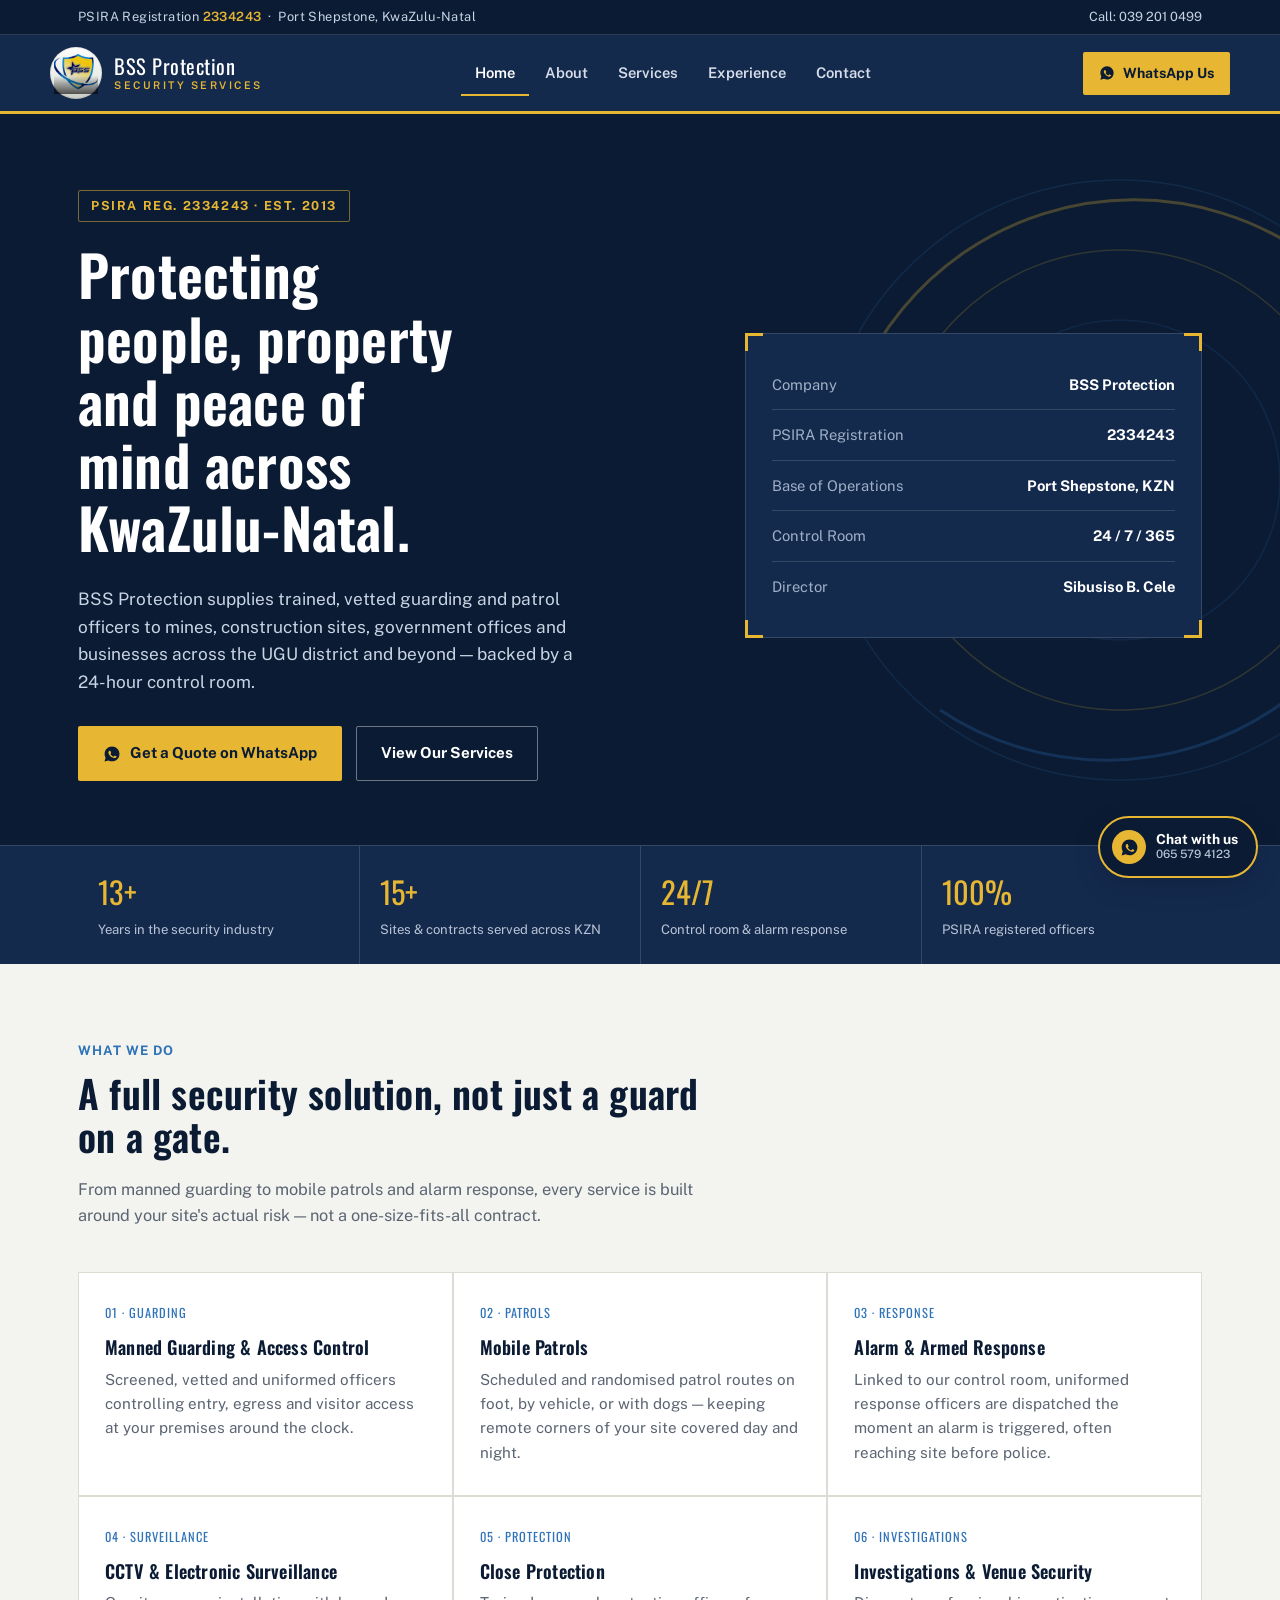
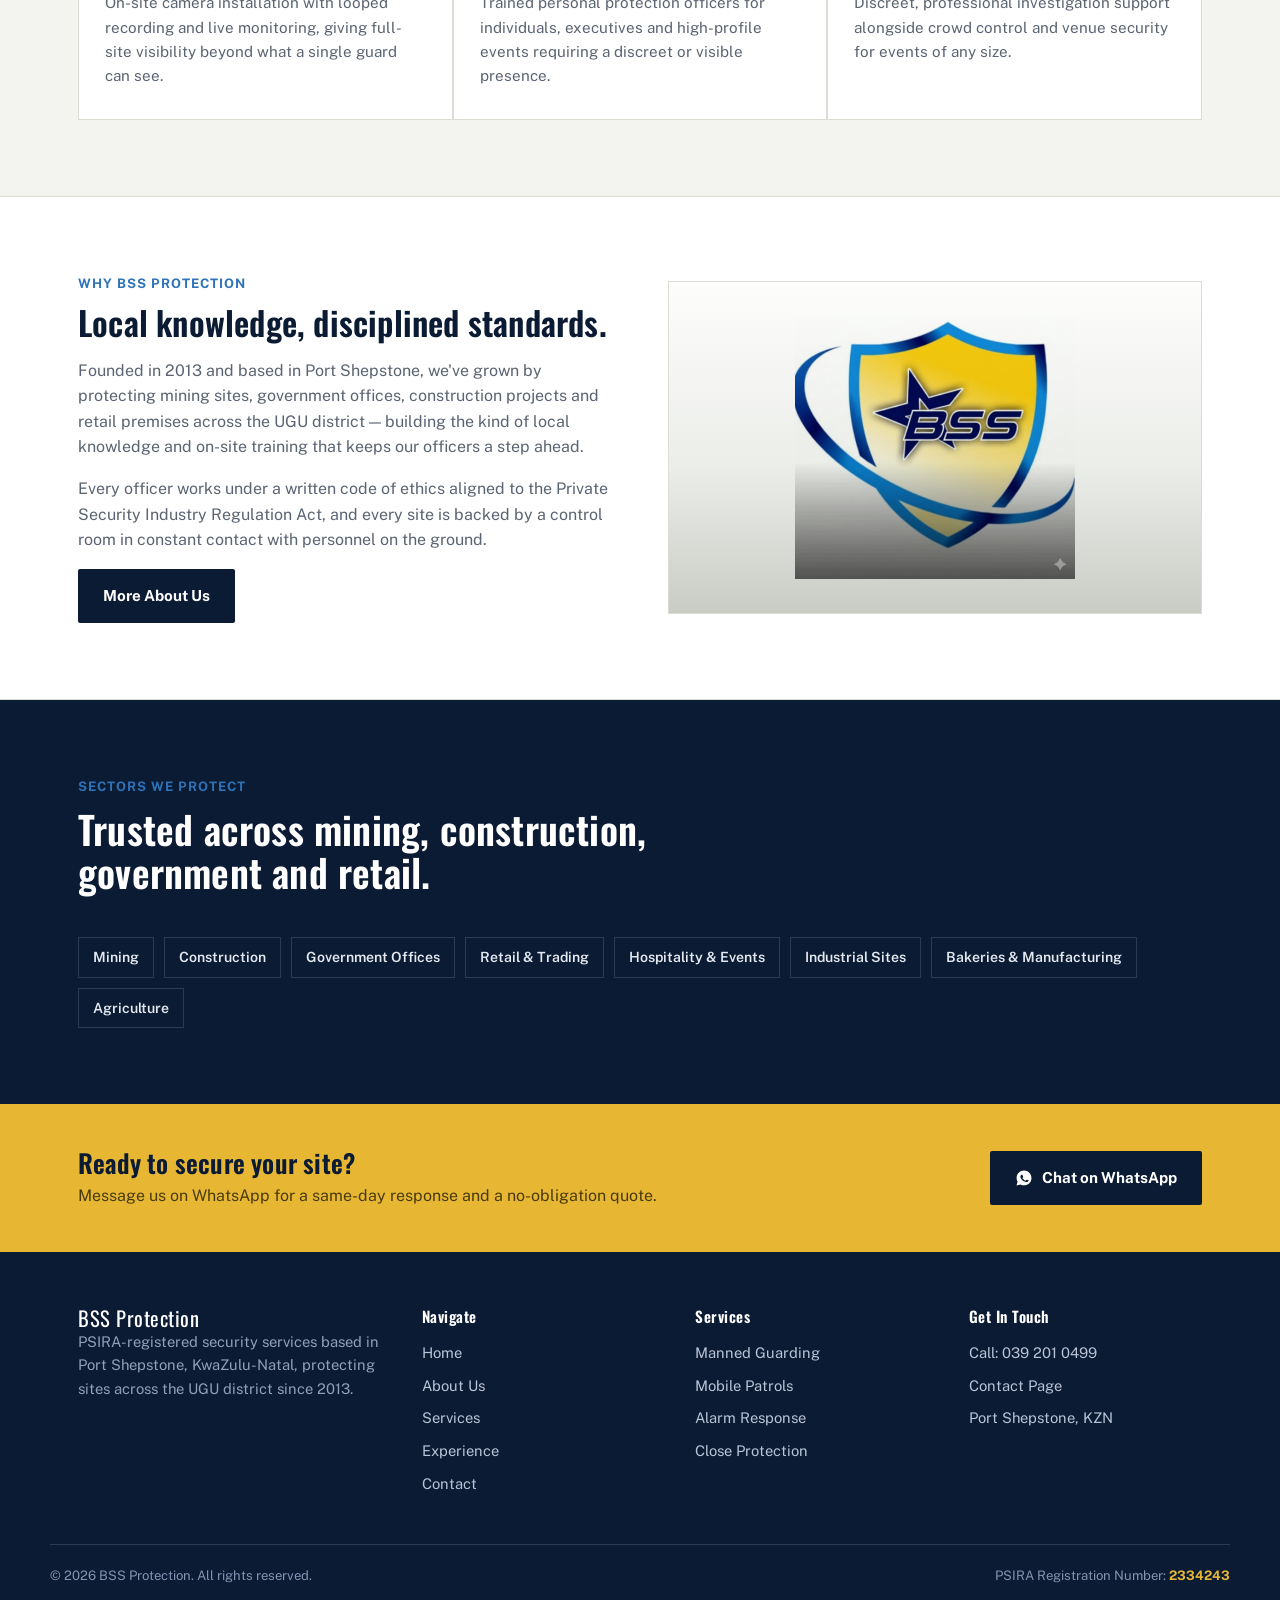
<file: index.html>
<!DOCTYPE html>
<html lang="en">
<head>
<meta charset="UTF-8">
<meta name="viewport" content="width=device-width, initial-scale=1.0">
<title>BSS Protection | Registered Security Services in KwaZulu-Natal</title>
<meta name="description" content="BSS Protection is a PSIRA-registered security company based in Port Shepstone, KZN, offering guarding, mobile patrols, alarm response and close protection since 2013.">
<link rel="preconnect" href="https://fonts.googleapis.com">
<link rel="preconnect" href="https://fonts.gstatic.com" crossorigin>
<link href="https://fonts.googleapis.com/css2?family=Oswald:wght@500;600;700&family=Public+Sans:wght@400;500;600;700&display=swap" rel="stylesheet">
<link rel="stylesheet" href="styles.css">
</head>
<body>

<div class="top-strip">
  <div class="container">
    <span class="reg">PSIRA Registration <b>2334243</b> &nbsp;·&nbsp; Port Shepstone, KwaZulu-Natal</span>
    <a href="https://wa.me/27655794123" target="_blank" rel="noopener">Call: 039 201 0499</a>
  </div>
</div>

<header class="site-header">
  <div class="container nav-row">
    <a href="index.html" class="brand">
      <span class="brand-badge"><img src="assets/logo.jpg" alt="BSS Protection shield logo"></span>
      <span class="brand-word">
        <span class="b1">BSS Protection</span>
        <span class="b2">SECURITY SERVICES</span>
      </span>
    </a>
    <nav class="primary-nav" aria-label="Primary">
      <ul>
        <li><a href="index.html" class="active">Home</a></li>
        <li><a href="about.html">About</a></li>
        <li><a href="services.html">Services</a></li>
        <li><a href="experience.html">Experience</a></li>
        <li><a href="contact.html">Contact</a></li>
      </ul>
    </nav>
    <a class="nav-cta" href="https://wa.me/27655794123?text=Hi%20BSS%20Protection%2C%20I%27d%20like%20to%20get%20a%20security%20quote." target="_blank" rel="noopener">
      <svg viewBox="0 0 24 24" fill="currentColor"><path d="M12.04 2C6.58 2 2.13 6.45 2.13 11.91c0 1.75.46 3.45 1.32 4.95L2.05 22l5.29-1.39a9.9 9.9 0 0 0 4.7 1.2h.01c5.46 0 9.91-4.45 9.91-9.9C21.96 6.45 17.5 2 12.04 2Zm5.8 14.05c-.24.68-1.4 1.3-1.93 1.37-.5.07-1.03.14-3.14-.66-2.64-1.03-4.34-3.7-4.47-3.87-.13-.17-1.07-1.42-1.07-2.71 0-1.29.68-1.92.92-2.18.24-.26.53-.32.7-.32.18 0 .35 0 .5.01.16.01.38-.06.6.46.24.57.8 1.98.87 2.12.07.14.11.31.02.5-.09.19-.14.31-.28.47-.14.16-.29.36-.42.48-.14.13-.28.28-.12.55.16.27.71 1.17 1.52 1.89 1.05.93 1.93 1.22 2.2 1.36.27.14.43.12.59-.07.16-.19.68-.79.86-1.06.18-.27.36-.22.6-.13.24.09 1.55.73 1.82.86.27.13.45.2.51.31.07.12.07.66-.17 1.34Z"/></svg>
      WhatsApp Us
    </a>
    <button class="nav-toggle" aria-label="Toggle menu" aria-expanded="false">
      <svg viewBox="0 0 24 24" fill="none" stroke="currentColor" stroke-width="2"><path d="M3 6h18M3 12h18M3 18h18"/></svg>
    </button>
  </div>
</header>

<section class="hero">
  <svg class="ring" viewBox="0 0 640 640" fill="none">
    <circle cx="320" cy="320" r="300" stroke="#2E72B8" stroke-width="1.5" opacity="0.35"/>
    <circle cx="320" cy="320" r="230" stroke="#E7B733" stroke-width="1.5" opacity="0.35"/>
    <circle cx="320" cy="320" r="160" stroke="#2E72B8" stroke-width="1.5" opacity="0.3"/>
    <path d="M40 400 A 300 300 0 0 1 500 90" stroke="#E7B733" stroke-width="3" opacity="0.55"/>
    <path d="M600 240 A 300 300 0 0 1 140 550" stroke="#2E72B8" stroke-width="3" opacity="0.55"/>
  </svg>
  <div class="container hero-grid">
    <div>
      <span class="hero-tag">PSIRA REG. 2334243 · EST. 2013</span>
      <h1>Protecting people, property and peace of mind across KwaZulu-Natal.</h1>
      <p class="lead">BSS Protection supplies trained, vetted guarding and patrol officers to mines, construction sites, government offices and businesses across the UGU district and beyond — backed by a 24-hour control room.</p>
      <div class="hero-actions">
        <a class="btn btn-gold" href="https://wa.me/27655794123?text=Hi%20BSS%20Protection%2C%20I%27d%20like%20to%20get%20a%20security%20quote." target="_blank" rel="noopener">
          <svg viewBox="0 0 24 24" fill="currentColor"><path d="M12.04 2C6.58 2 2.13 6.45 2.13 11.91c0 1.75.46 3.45 1.32 4.95L2.05 22l5.29-1.39a9.9 9.9 0 0 0 4.7 1.2h.01c5.46 0 9.91-4.45 9.91-9.9C21.96 6.45 17.5 2 12.04 2Zm5.8 14.05c-.24.68-1.4 1.3-1.93 1.37-.5.07-1.03.14-3.14-.66-2.64-1.03-4.34-3.7-4.47-3.87-.13-.17-1.07-1.42-1.07-2.71 0-1.29.68-1.92.92-2.18.24-.26.53-.32.7-.32.18 0 .35 0 .5.01.16.01.38-.06.6.46.24.57.8 1.98.87 2.12.07.14.11.31.02.5-.09.19-.14.31-.28.47-.14.16-.29.36-.42.48-.14.13-.28.28-.12.55.16.27.71 1.17 1.52 1.89 1.05.93 1.93 1.22 2.2 1.36.27.14.43.12.59-.07.16-.19.68-.79.86-1.06.18-.27.36-.22.6-.13.24.09 1.55.73 1.82.86.27.13.45.2.51.31.07.12.07.66-.17 1.34Z"/></svg>
          Get a Quote on WhatsApp
        </a>
        <a class="btn btn-outline" href="services.html">View Our Services</a>
      </div>
    </div>
    <div class="hero-panel corner-frame">
      <span class="cf-br"></span><span class="cf-bl"></span>
      <div class="hp-row"><span class="hp-label">Company</span><span class="hp-value">BSS Protection</span></div>
      <div class="hp-row"><span class="hp-label">PSIRA Registration</span><span class="hp-value">2334243</span></div>
      <div class="hp-row"><span class="hp-label">Base of Operations</span><span class="hp-value">Port Shepstone, KZN</span></div>
      <div class="hp-row"><span class="hp-label">Control Room</span><span class="hp-value">24 / 7 / 365</span></div>
      <div class="hp-row"><span class="hp-label">Director</span><span class="hp-value">Sibusiso B. Cele</span></div>
    </div>
  </div>
</section>

<div class="stat-strip">
  <div class="container">
    <div class="stat"><span class="num">13+</span><span class="label">Years in the security industry</span></div>
    <div class="stat"><span class="num">15+</span><span class="label">Sites &amp; contracts served across KZN</span></div>
    <div class="stat"><span class="num">24/7</span><span class="label">Control room &amp; alarm response</span></div>
    <div class="stat"><span class="num">100%</span><span class="label">PSIRA registered officers</span></div>
  </div>
</div>

<section>
  <div class="container">
    <div class="section-head">
      <span class="kicker">WHAT WE DO</span>
      <h2>A full security solution, not just a guard on a gate.</h2>
      <p>From manned guarding to mobile patrols and alarm response, every service is built around your site's actual risk — not a one-size-fits-all contract.</p>
    </div>
    <div class="panel-grid">
      <div class="panel">
        <span class="pnum">01 · GUARDING</span>
        <h3>Manned Guarding &amp; Access Control</h3>
        <p>Screened, vetted and uniformed officers controlling entry, egress and visitor access at your premises around the clock.</p>
      </div>
      <div class="panel">
        <span class="pnum">02 · PATROLS</span>
        <h3>Mobile Patrols</h3>
        <p>Scheduled and randomised patrol routes on foot, by vehicle, or with dogs — keeping remote corners of your site covered day and night.</p>
      </div>
      <div class="panel">
        <span class="pnum">03 · RESPONSE</span>
        <h3>Alarm &amp; Armed Response</h3>
        <p>Linked to our control room, uniformed response officers are dispatched the moment an alarm is triggered, often reaching site before police.</p>
      </div>
      <div class="panel">
        <span class="pnum">04 · SURVEILLANCE</span>
        <h3>CCTV &amp; Electronic Surveillance</h3>
        <p>On-site camera installation with looped recording and live monitoring, giving full-site visibility beyond what a single guard can see.</p>
      </div>
      <div class="panel">
        <span class="pnum">05 · PROTECTION</span>
        <h3>Close Protection</h3>
        <p>Trained personal protection officers for individuals, executives and high-profile events requiring a discreet or visible presence.</p>
      </div>
      <div class="panel">
        <span class="pnum">06 · INVESTIGATIONS</span>
        <h3>Investigations &amp; Venue Security</h3>
        <p>Discreet, professional investigation support alongside crowd control and venue security for events of any size.</p>
      </div>
    </div>
  </div>
</section>

<section class="section-alt">
  <div class="container split">
    <div>
      <span class="kicker">WHY BSS PROTECTION</span>
      <h2>Local knowledge, disciplined standards.</h2>
      <p>Founded in 2013 and based in Port Shepstone, we've grown by protecting mining sites, government offices, construction projects and retail premises across the UGU district — building the kind of local knowledge and on-site training that keeps our officers a step ahead.</p>
      <p>Every officer works under a written code of ethics aligned to the Private Security Industry Regulation Act, and every site is backed by a control room in constant contact with personnel on the ground.</p>
      <a class="btn btn-navy" href="about.html">More About Us</a>
    </div>
    <div class="badge-plate">
      <img src="assets/logo.jpg" alt="BSS Protection shield logo">
    </div>
  </div>
</section>

<section class="section-navy">
  <div class="container">
    <div class="section-head">
      <span class="kicker">SECTORS WE PROTECT</span>
      <h2>Trusted across mining, construction, government and retail.</h2>
    </div>
    <div class="tag-cloud">
      <span class="tag">Mining</span>
      <span class="tag">Construction</span>
      <span class="tag">Government Offices</span>
      <span class="tag">Retail &amp; Trading</span>
      <span class="tag">Hospitality &amp; Events</span>
      <span class="tag">Industrial Sites</span>
      <span class="tag">Bakeries &amp; Manufacturing</span>
      <span class="tag">Agriculture</span>
    </div>
  </div>
</section>

<div class="cta-band">
  <div class="container">
    <div>
      <h2>Ready to secure your site?</h2>
      <p>Message us on WhatsApp for a same-day response and a no-obligation quote.</p>
    </div>
    <a class="btn btn-navy" href="https://wa.me/27655794123?text=Hi%20BSS%20Protection%2C%20I%27d%20like%20to%20get%20a%20security%20quote." target="_blank" rel="noopener">
      <svg viewBox="0 0 24 24" fill="currentColor"><path d="M12.04 2C6.58 2 2.13 6.45 2.13 11.91c0 1.75.46 3.45 1.32 4.95L2.05 22l5.29-1.39a9.9 9.9 0 0 0 4.7 1.2h.01c5.46 0 9.91-4.45 9.91-9.9C21.96 6.45 17.5 2 12.04 2Zm5.8 14.05c-.24.68-1.4 1.3-1.93 1.37-.5.07-1.03.14-3.14-.66-2.64-1.03-4.34-3.7-4.47-3.87-.13-.17-1.07-1.42-1.07-2.71 0-1.29.68-1.92.92-2.18.24-.26.53-.32.7-.32.18 0 .35 0 .5.01.16.01.38-.06.6.46.24.57.8 1.98.87 2.12.07.14.11.31.02.5-.09.19-.14.31-.28.47-.14.16-.29.36-.42.48-.14.13-.28.28-.12.55.16.27.71 1.17 1.52 1.89 1.05.93 1.93 1.22 2.2 1.36.27.14.43.12.59-.07.16-.19.68-.79.86-1.06.18-.27.36-.22.6-.13.24.09 1.55.73 1.82.86.27.13.45.2.51.31.07.12.07.66-.17 1.34Z"/></svg>
      Chat on WhatsApp
    </a>
  </div>
</div>

<footer class="site-footer">
  <div class="container footer-grid">
    <div class="footer-brand">
      <span class="brand-word"><span class="b1" style="color:#fff">BSS Protection</span></span>
      <p>PSIRA-registered security services based in Port Shepstone, KwaZulu-Natal, protecting sites across the UGU district since 2013.</p>
    </div>
    <div>
      <h4>Navigate</h4>
      <ul>
        <li><a href="index.html">Home</a></li>
        <li><a href="about.html">About Us</a></li>
        <li><a href="services.html">Services</a></li>
        <li><a href="experience.html">Experience</a></li>
        <li><a href="contact.html">Contact</a></li>
      </ul>
    </div>
    <div>
      <h4>Services</h4>
      <ul>
        <li><a href="services.html">Manned Guarding</a></li>
        <li><a href="services.html">Mobile Patrols</a></li>
        <li><a href="services.html">Alarm Response</a></li>
        <li><a href="services.html">Close Protection</a></li>
      </ul>
    </div>
    <div>
      <h4>Get In Touch</h4>
      <ul>
        <li>Call: 039 201 0499</li>
        <li><a href="contact.html">Contact Page</a></li>
        <li>Port Shepstone, KZN</li>
      </ul>
    </div>
  </div>
  <div class="container footer-bottom">
    <span>&copy; <span id="year"></span> BSS Protection. All rights reserved.</span>
    <span>PSIRA Registration Number: <b>2334243</b></span>
  </div>
</footer>

<a class="wa-fab" href="https://wa.me/27655794123?text=Hi%20BSS%20Protection%2C%20I%27d%20like%20to%20get%20a%20security%20quote." target="_blank" rel="noopener" aria-label="Chat with BSS Protection on WhatsApp">
  <span class="wa-ic">
    <svg viewBox="0 0 24 24" fill="currentColor"><path d="M12.04 2C6.58 2 2.13 6.45 2.13 11.91c0 1.75.46 3.45 1.32 4.95L2.05 22l5.29-1.39a9.9 9.9 0 0 0 4.7 1.2h.01c5.46 0 9.91-4.45 9.91-9.9C21.96 6.45 17.5 2 12.04 2Zm5.8 14.05c-.24.68-1.4 1.3-1.93 1.37-.5.07-1.03.14-3.14-.66-2.64-1.03-4.34-3.7-4.47-3.87-.13-.17-1.07-1.42-1.07-2.71 0-1.29.68-1.92.92-2.18.24-.26.53-.32.7-.32.18 0 .35 0 .5.01.16.01.38-.06.6.46.24.57.8 1.98.87 2.12.07.14.11.31.02.5-.09.19-.14.31-.28.47-.14.16-.29.36-.42.48-.14.13-.28.28-.12.55.16.27.71 1.17 1.52 1.89 1.05.93 1.93 1.22 2.2 1.36.27.14.43.12.59-.07.16-.19.68-.79.86-1.06.18-.27.36-.22.6-.13.24.09 1.55.73 1.82.86.27.13.45.2.51.31.07.12.07.66-.17 1.34Z"/></svg>
  </span>
  <span class="wa-txt">Chat with us<small>065 579 4123</small></span>
</a>

<script src="script.js"></script>
</body>
</html>
</file>
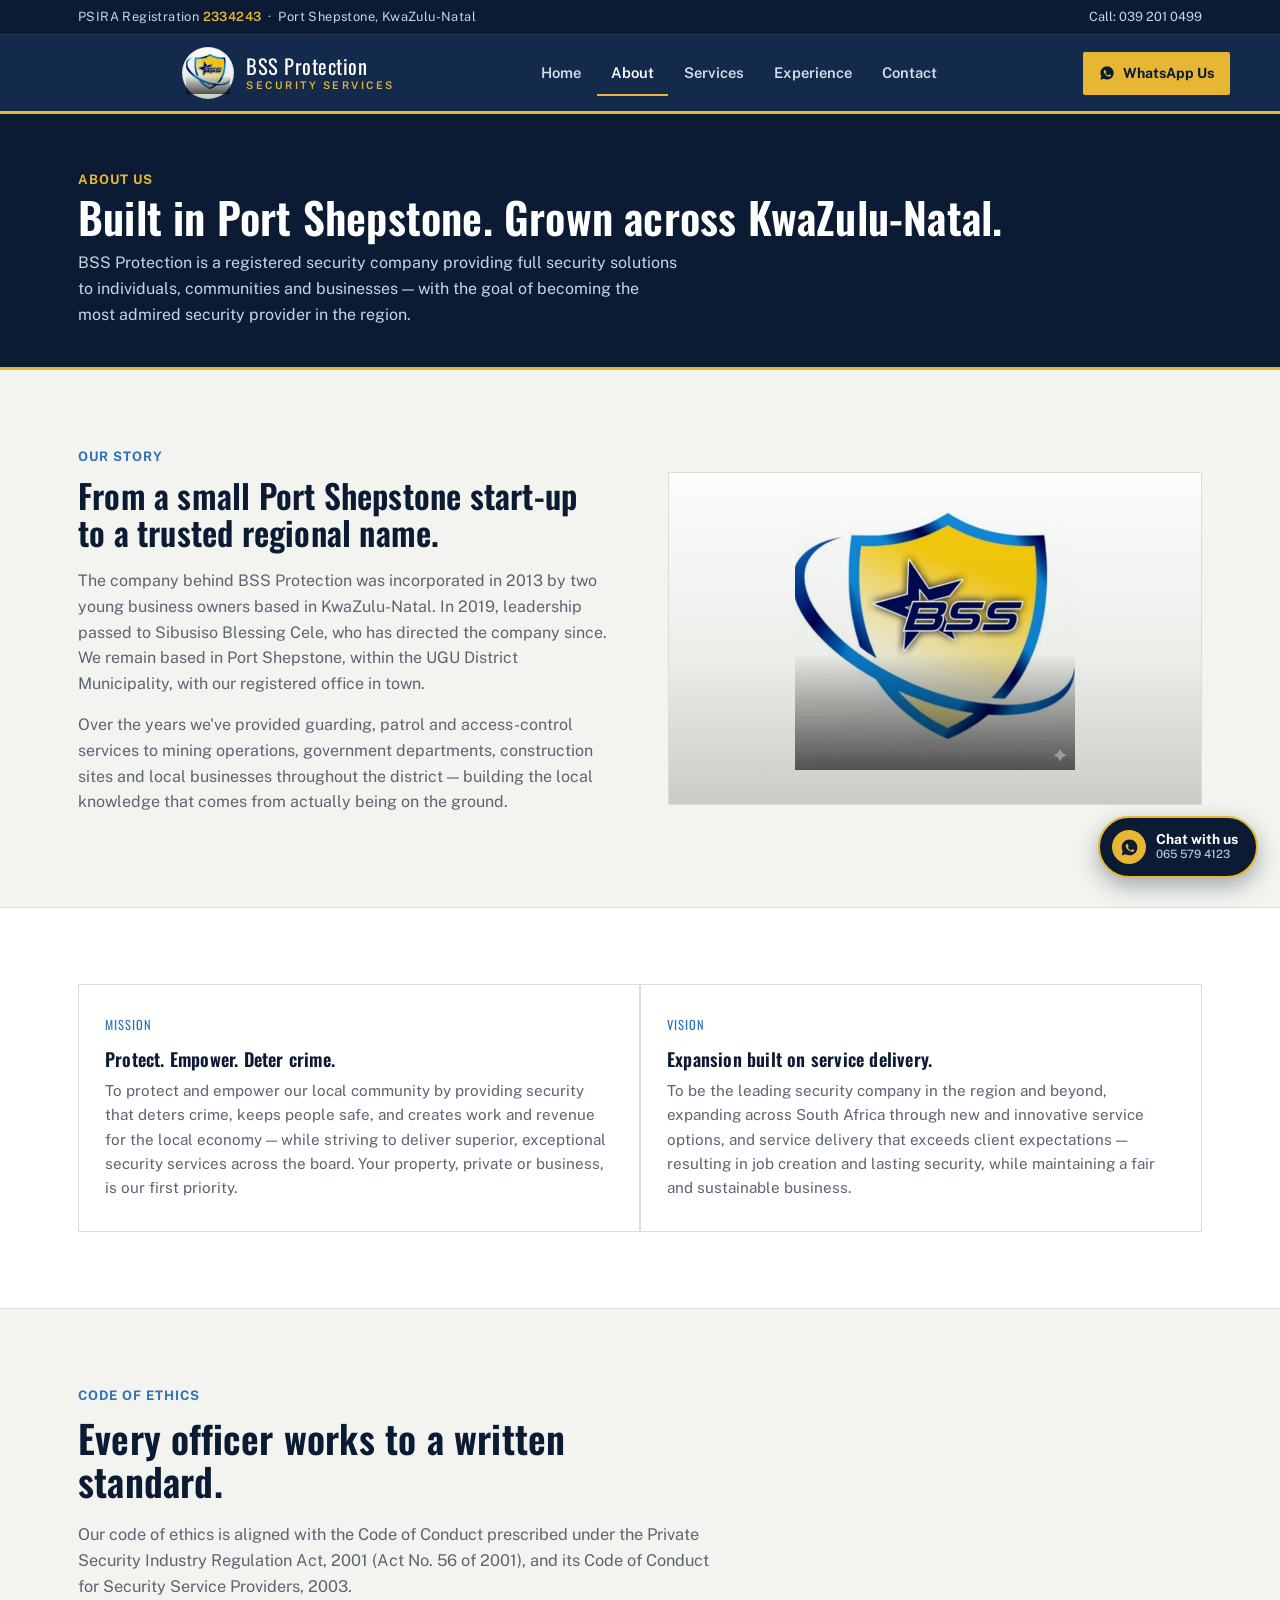
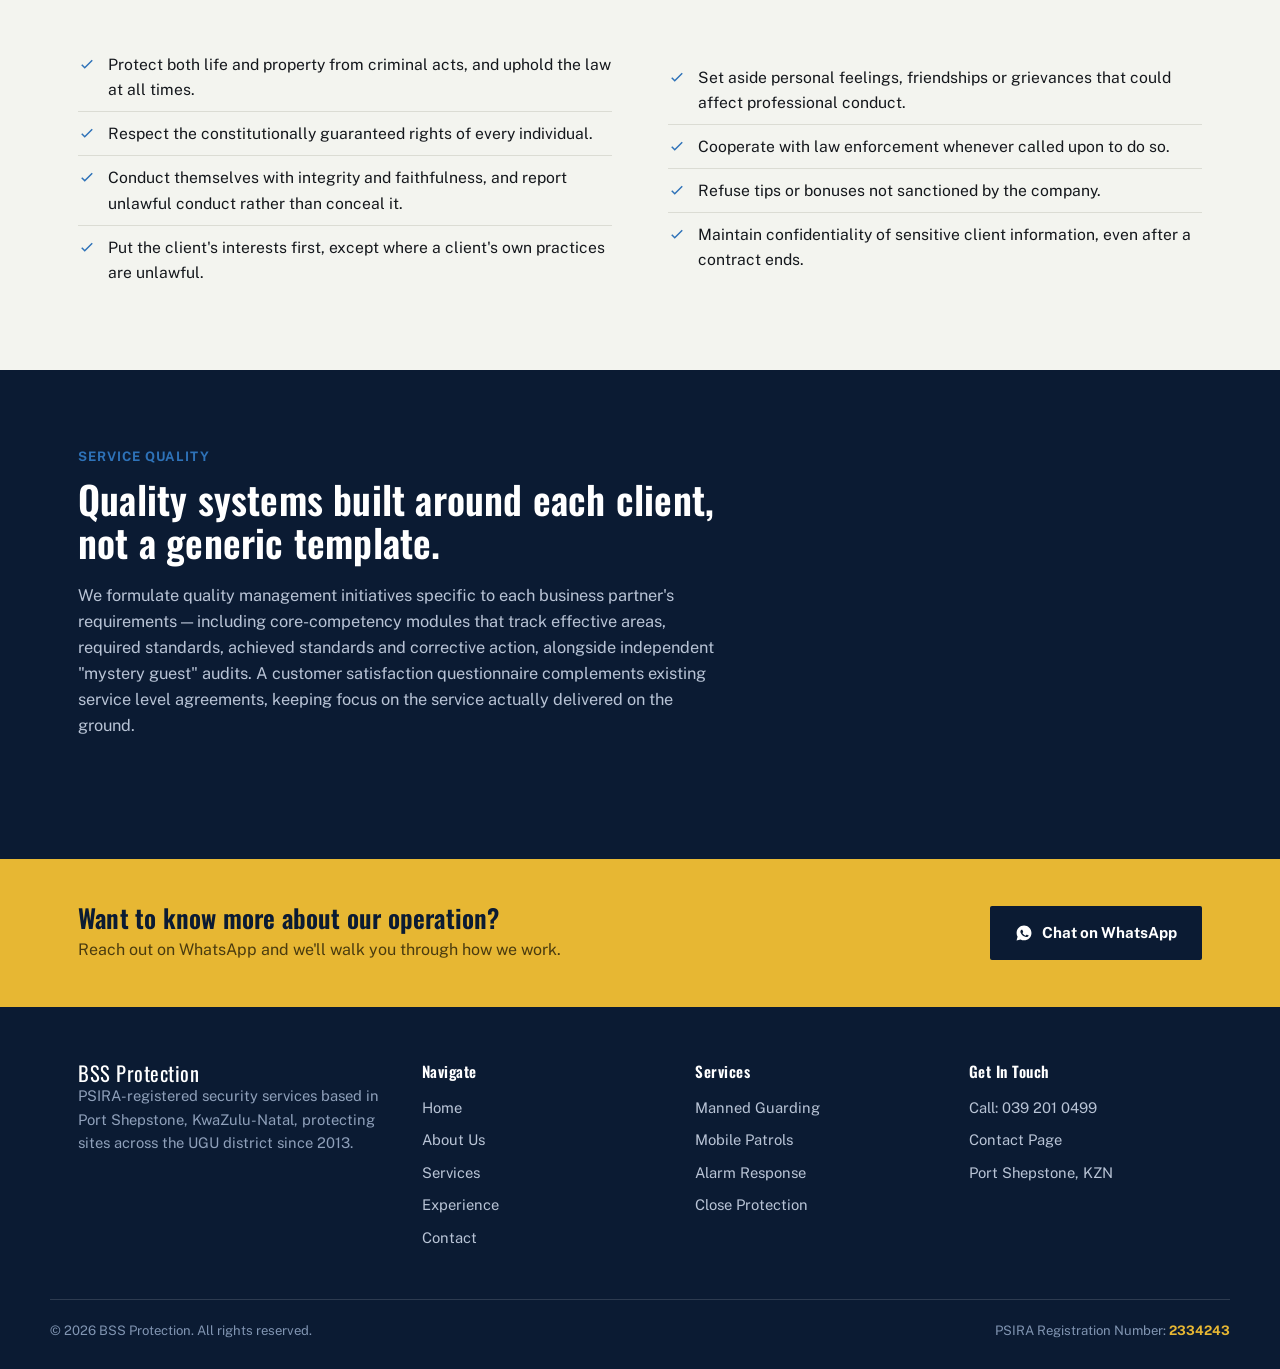
<file: about.html>
<!DOCTYPE html>
<html lang="en">
<head>
<meta charset="UTF-8">
<meta name="viewport" content="width=device-width, initial-scale=1.0">
<title>About Us | BSS Protection</title>
<meta name="description" content="BSS Protection: PSIRA-registered security company based in Port Shepstone, KZN. Our mission, vision and code of ethics.">
<link rel="preconnect" href="https://fonts.googleapis.com">
<link rel="preconnect" href="https://fonts.gstatic.com" crossorigin>
<link href="https://fonts.googleapis.com/css2?family=Oswald:wght@500;600;700&family=Public+Sans:wght@400;500;600;700&display=swap" rel="stylesheet">
<link rel="stylesheet" href="styles.css">
</head>
<body>

<div class="top-strip">
  <div class="container">
    <span class="reg">PSIRA Registration <b>2334243</b> &nbsp;·&nbsp; Port Shepstone, KwaZulu-Natal</span>
    <a target="_blank" rel="noopener">Call: 039 201 0499
  </div>
</div>

<header class="site-header">
  <div class="container nav-row">
    <a href="index.html" class="brand">
      <span class="brand-badge"><img src="assets/logo.jpg" alt="BSS Protection shield logo"></span>
      <span class="brand-word">
        <span class="b1">BSS Protection</span>
        <span class="b2">SECURITY SERVICES</span>
      </span>
    </a>
    <nav class="primary-nav" aria-label="Primary">
      <ul>
        <li><a href="index.html">Home</a></li>
        <li><a href="about.html" class="active">About</a></li>
        <li><a href="services.html">Services</a></li>
        <li><a href="experience.html">Experience</a></li>
        <li><a href="contact.html">Contact</a></li>
      </ul>
    </nav>
    <a class="nav-cta" href="https://wa.me/27655794123?text=Hi%20BSS%20Protection%2C%20I%27d%20like%20to%20get%20a%20security%20quote." target="_blank" rel="noopener">
      <svg viewBox="0 0 24 24" fill="currentColor"><path d="M12.04 2C6.58 2 2.13 6.45 2.13 11.91c0 1.75.46 3.45 1.32 4.95L2.05 22l5.29-1.39a9.9 9.9 0 0 0 4.7 1.2h.01c5.46 0 9.91-4.45 9.91-9.9C21.96 6.45 17.5 2 12.04 2Zm5.8 14.05c-.24.68-1.4 1.3-1.93 1.37-.5.07-1.03.14-3.14-.66-2.64-1.03-4.34-3.7-4.47-3.87-.13-.17-1.07-1.42-1.07-2.71 0-1.29.68-1.92.92-2.18.24-.26.53-.32.7-.32.18 0 .35 0 .5.01.16.01.38-.06.6.46.24.57.8 1.98.87 2.12.07.14.11.31.02.5-.09.19-.14.31-.28.47-.14.16-.29.36-.42.48-.14.13-.28.28-.12.55.16.27.71 1.17 1.52 1.89 1.05.93 1.93 1.22 2.2 1.36.27.14.43.12.59-.07.16-.19.68-.79.86-1.06.18-.27.36-.22.6-.13.24.09 1.55.73 1.82.86.27.13.45.2.51.31.07.12.07.66-.17 1.34Z"/></svg>
      WhatsApp Us
    </a>
    <button class="nav-toggle" aria-label="Toggle menu" aria-expanded="false">
      <svg viewBox="0 0 24 24" fill="none" stroke="currentColor" stroke-width="2"><path d="M3 6h18M3 12h18M3 18h18"/></svg>
    </button>
  </div>
</header>

<div class="page-head">
  <div class="container">
    <span class="crumb">ABOUT US</span>
    <h1>Built in Port Shepstone. Grown across KwaZulu-Natal.</h1>
    <p>BSS Protection is a registered security company providing full security solutions to individuals, communities and businesses — with the goal of becoming the most admired security provider in the region.</p>
  </div>
</div>

<section>
  <div class="container split">
    <div>
      <span class="kicker">OUR STORY</span>
      <h2>From a small Port Shepstone start-up to a trusted regional name.</h2>
      <p>The company behind BSS Protection was incorporated in 2013 by two young business owners based in KwaZulu-Natal. In 2019, leadership passed to Sibusiso Blessing Cele, who has directed the company since. We remain based in Port Shepstone, within the UGU District Municipality, with our registered office in town.</p>
      <p>Over the years we've provided guarding, patrol and access-control services to mining operations, government departments, construction sites and local businesses throughout the district — building the local knowledge that comes from actually being on the ground.</p>
    </div>
    <div class="badge-plate">
      <img src="assets/logo.jpg" alt="BSS Protection shield logo">
    </div>
  </div>
</section>

<section class="section-alt">
  <div class="container">
    <div class="panel-grid" style="grid-template-columns:1fr 1fr;">
      <div class="panel">
        <span class="pnum">MISSION</span>
        <h3>Protect. Empower. Deter crime.</h3>
        <p>To protect and empower our local community by providing security that deters crime, keeps people safe, and creates work and revenue for the local economy — while striving to deliver superior, exceptional security services across the board. Your property, private or business, is our first priority.</p>
      </div>
      <div class="panel">
        <span class="pnum">VISION</span>
        <h3>Expansion built on service delivery.</h3>
        <p>To be the leading security company in the region and beyond, expanding across South Africa through new and innovative service options, and service delivery that exceeds client expectations — resulting in job creation and lasting security, while maintaining a fair and sustainable business.</p>
      </div>
    </div>
  </div>
</section>

<section>
  <div class="container">
    <div class="section-head">
      <span class="kicker">CODE OF ETHICS</span>
      <h2>Every officer works to a written standard.</h2>
      <p>Our code of ethics is aligned with the Code of Conduct prescribed under the Private Security Industry Regulation Act, 2001 (Act No. 56 of 2001), and its Code of Conduct for Security Service Providers, 2003.</p>
    </div>
    <div class="split">
      <ul class="check-list">
        <li>
          <svg viewBox="0 0 24 24" fill="none" stroke="currentColor" stroke-width="2"><path d="M5 13l4 4L19 7"/></svg>
          <span>Protect both life and property from criminal acts, and uphold the law at all times.</span>
        </li>
        <li>
          <svg viewBox="0 0 24 24" fill="none" stroke="currentColor" stroke-width="2"><path d="M5 13l4 4L19 7"/></svg>
          <span>Respect the constitutionally guaranteed rights of every individual.</span>
        </li>
        <li>
          <svg viewBox="0 0 24 24" fill="none" stroke="currentColor" stroke-width="2"><path d="M5 13l4 4L19 7"/></svg>
          <span>Conduct themselves with integrity and faithfulness, and report unlawful conduct rather than conceal it.</span>
        </li>
        <li>
          <svg viewBox="0 0 24 24" fill="none" stroke="currentColor" stroke-width="2"><path d="M5 13l4 4L19 7"/></svg>
          <span>Put the client's interests first, except where a client's own practices are unlawful.</span>
        </li>
      </ul>
      <ul class="check-list">
        <li>
          <svg viewBox="0 0 24 24" fill="none" stroke="currentColor" stroke-width="2"><path d="M5 13l4 4L19 7"/></svg>
          <span>Set aside personal feelings, friendships or grievances that could affect professional conduct.</span>
        </li>
        <li>
          <svg viewBox="0 0 24 24" fill="none" stroke="currentColor" stroke-width="2"><path d="M5 13l4 4L19 7"/></svg>
          <span>Cooperate with law enforcement whenever called upon to do so.</span>
        </li>
        <li>
          <svg viewBox="0 0 24 24" fill="none" stroke="currentColor" stroke-width="2"><path d="M5 13l4 4L19 7"/></svg>
          <span>Refuse tips or bonuses not sanctioned by the company.</span>
        </li>
        <li>
          <svg viewBox="0 0 24 24" fill="none" stroke="currentColor" stroke-width="2"><path d="M5 13l4 4L19 7"/></svg>
          <span>Maintain confidentiality of sensitive client information, even after a contract ends.</span>
        </li>
      </ul>
    </div>
  </div>
</section>

<section class="section-navy">
  <div class="container">
    <div class="section-head">
      <span class="kicker">SERVICE QUALITY</span>
      <h2>Quality systems built around each client, not a generic template.</h2>
      <p>We formulate quality management initiatives specific to each business partner's requirements — including core-competency modules that track effective areas, required standards, achieved standards and corrective action, alongside independent "mystery guest" audits. A customer satisfaction questionnaire complements existing service level agreements, keeping focus on the service actually delivered on the ground.</p>
    </div>
  </div>
</section>

<div class="cta-band">
  <div class="container">
    <div>
      <h2>Want to know more about our operation?</h2>
      <p>Reach out on WhatsApp and we'll walk you through how we work.</p>
    </div>
    <a class="btn btn-navy" href="https://wa.me/27655794123?text=Hi%20BSS%20Protection%2C%20I%27d%20like%20to%20know%20more%20about%20your%20company." target="_blank" rel="noopener">
      <svg viewBox="0 0 24 24" fill="currentColor"><path d="M12.04 2C6.58 2 2.13 6.45 2.13 11.91c0 1.75.46 3.45 1.32 4.95L2.05 22l5.29-1.39a9.9 9.9 0 0 0 4.7 1.2h.01c5.46 0 9.91-4.45 9.91-9.9C21.96 6.45 17.5 2 12.04 2Zm5.8 14.05c-.24.68-1.4 1.3-1.93 1.37-.5.07-1.03.14-3.14-.66-2.64-1.03-4.34-3.7-4.47-3.87-.13-.17-1.07-1.42-1.07-2.71 0-1.29.68-1.92.92-2.18.24-.26.53-.32.7-.32.18 0 .35 0 .5.01.16.01.38-.06.6.46.24.57.8 1.98.87 2.12.07.14.11.31.02.5-.09.19-.14.31-.28.47-.14.16-.29.36-.42.48-.14.13-.28.28-.12.55.16.27.71 1.17 1.52 1.89 1.05.93 1.93 1.22 2.2 1.36.27.14.43.12.59-.07.16-.19.68-.79.86-1.06.18-.27.36-.22.6-.13.24.09 1.55.73 1.82.86.27.13.45.2.51.31.07.12.07.66-.17 1.34Z"/></svg>
      Chat on WhatsApp
    </a>
  </div>
</div>

<footer class="site-footer">
  <div class="container footer-grid">
    <div class="footer-brand">
      <span class="brand-word"><span class="b1" style="color:#fff">BSS Protection</span></span>
      <p>PSIRA-registered security services based in Port Shepstone, KwaZulu-Natal, protecting sites across the UGU district since 2013.</p>
    </div>
    <div>
      <h4>Navigate</h4>
      <ul>
        <li><a href="index.html">Home</a></li>
        <li><a href="about.html">About Us</a></li>
        <li><a href="services.html">Services</a></li>
        <li><a href="experience.html">Experience</a></li>
        <li><a href="contact.html">Contact</a></li>
      </ul>
    </div>
    <div>
      <h4>Services</h4>
      <ul>
        <li><a href="services.html">Manned Guarding</a></li>
        <li><a href="services.html">Mobile Patrols</a></li>
        <li><a href="services.html">Alarm Response</a></li>
        <li><a href="services.html">Close Protection</a></li>
      </ul>
    </div>
    <div>
      <h4>Get In Touch</h4>
      <ul>
        <li>Call: 039 201 0499</li>
        <li><a href="contact.html">Contact Page</a></li>
        <li>Port Shepstone, KZN</li>
      </ul>
    </div>
  </div>
  <div class="container footer-bottom">
    <span>&copy; <span id="year"></span> BSS Protection. All rights reserved.</span>
    <span>PSIRA Registration Number: <b>2334243</b></span>
  </div>
</footer>

<a class="wa-fab" href="https://wa.me/27655794123?text=Hi%20BSS%20Protection%2C%20I%27d%20like%20to%20get%20a%20security%20quote." target="_blank" rel="noopener" aria-label="Chat with BSS Protection on WhatsApp">
  <span class="wa-ic">
    <svg viewBox="0 0 24 24" fill="currentColor"><path d="M12.04 2C6.58 2 2.13 6.45 2.13 11.91c0 1.75.46 3.45 1.32 4.95L2.05 22l5.29-1.39a9.9 9.9 0 0 0 4.7 1.2h.01c5.46 0 9.91-4.45 9.91-9.9C21.96 6.45 17.5 2 12.04 2Zm5.8 14.05c-.24.68-1.4 1.3-1.93 1.37-.5.07-1.03.14-3.14-.66-2.64-1.03-4.34-3.7-4.47-3.87-.13-.17-1.07-1.42-1.07-2.71 0-1.29.68-1.92.92-2.18.24-.26.53-.32.7-.32.18 0 .35 0 .5.01.16.01.38-.06.6.46.24.57.8 1.98.87 2.12.07.14.11.31.02.5-.09.19-.14.31-.28.47-.14.16-.29.36-.42.48-.14.13-.28.28-.12.55.16.27.71 1.17 1.52 1.89 1.05.93 1.93 1.22 2.2 1.36.27.14.43.12.59-.07.16-.19.68-.79.86-1.06.18-.27.36-.22.6-.13.24.09 1.55.73 1.82.86.27.13.45.2.51.31.07.12.07.66-.17 1.34Z"/></svg>
  </span>
  <span class="wa-txt">Chat with us<small>065 579 4123</small></span>
</a>

<script src="script.js"></script>
</body>
</html>
</file>
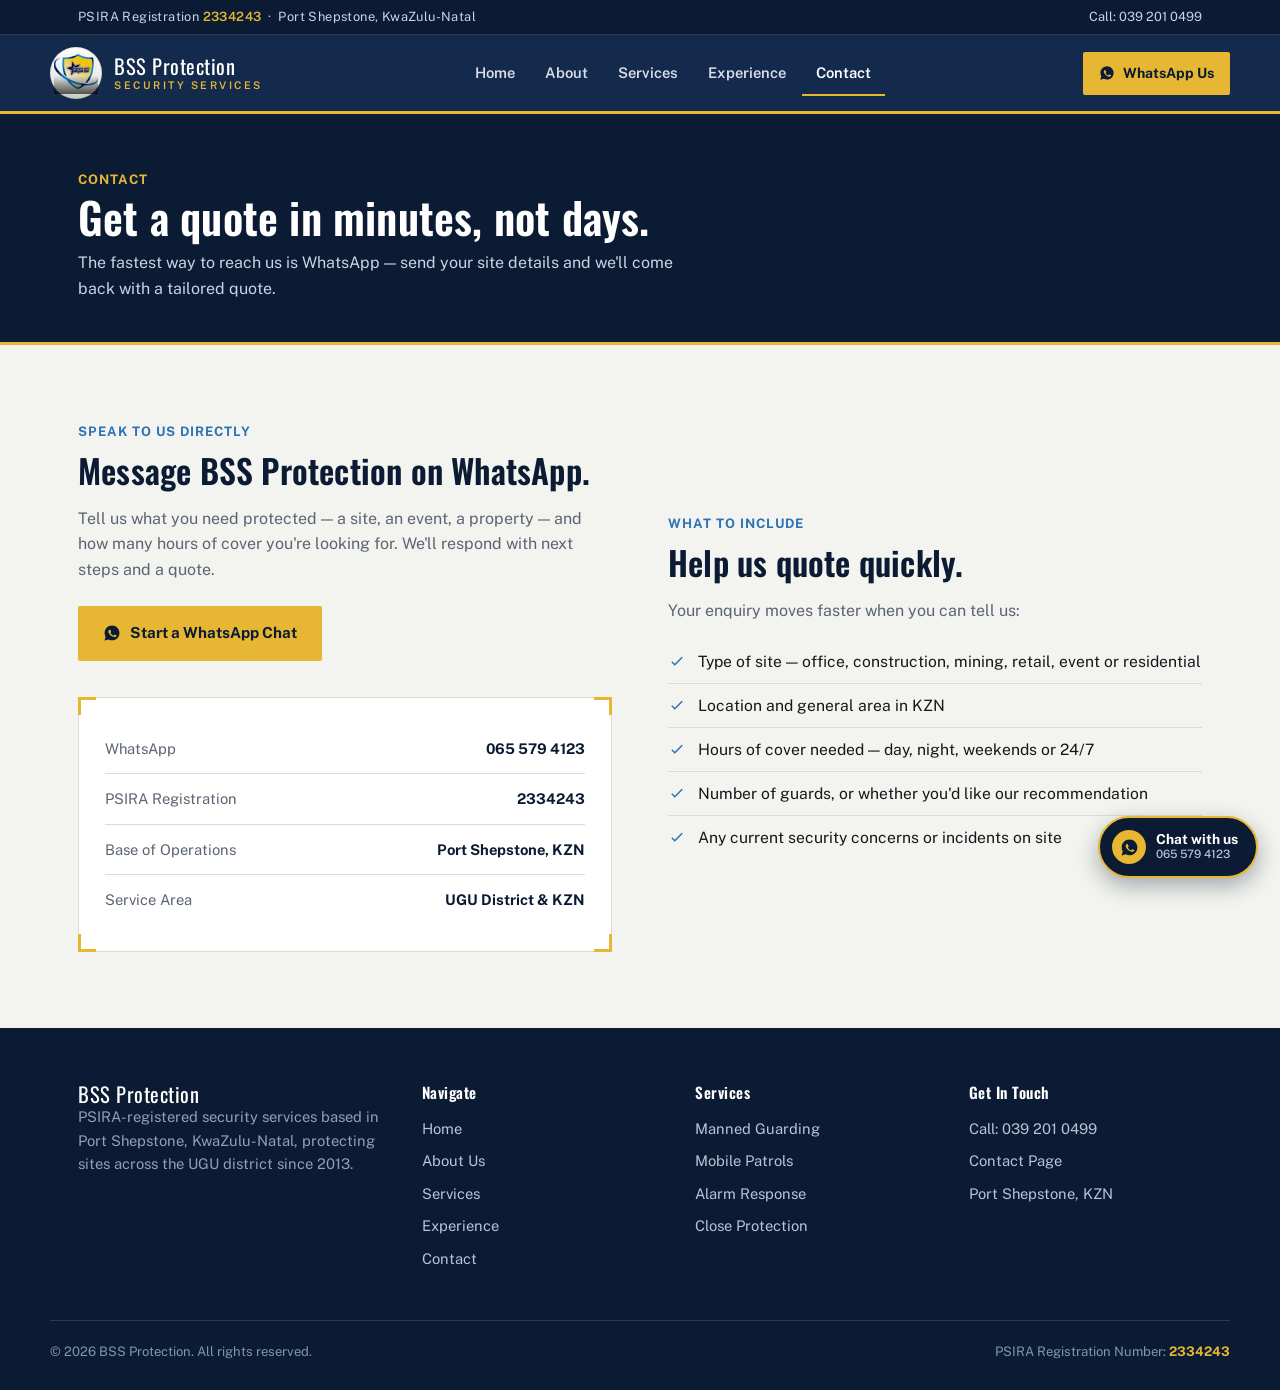
<file: contact.html>
<!DOCTYPE html>
<html lang="en">
<head>
<meta charset="UTF-8">
<meta name="viewport" content="width=device-width, initial-scale=1.0">
<title>Contact | BSS Protection</title>
<meta name="description" content="Contact BSS Protection on WhatsApp for a security quote. PSIRA registered, based in Port Shepstone, KwaZulu-Natal.">
<link rel="preconnect" href="https://fonts.googleapis.com">
<link rel="preconnect" href="https://fonts.gstatic.com" crossorigin>
<link href="https://fonts.googleapis.com/css2?family=Oswald:wght@500;600;700&family=Public+Sans:wght@400;500;600;700&display=swap" rel="stylesheet">
<link rel="stylesheet" href="styles.css">
</head>
<body>

<div class="top-strip">
  <div class="container">
    <span class="reg">PSIRA Registration <b>2334243</b> &nbsp;·&nbsp; Port Shepstone, KwaZulu-Natal</span>
    Call: 039 201 0499
  </div>
</div>

<header class="site-header">
  <div class="container nav-row">
    <a href="index.html" class="brand">
      <span class="brand-badge"><img src="assets/logo.jpg" alt="BSS Protection shield logo"></span>
      <span class="brand-word">
        <span class="b1">BSS Protection</span>
        <span class="b2">SECURITY SERVICES</span>
      </span>
    </a>
    <nav class="primary-nav" aria-label="Primary">
      <ul>
        <li><a href="index.html">Home</a></li>
        <li><a href="about.html">About</a></li>
        <li><a href="services.html">Services</a></li>
        <li><a href="experience.html">Experience</a></li>
        <li><a href="contact.html" class="active">Contact</a></li>
      </ul>
    </nav>
    <a class="nav-cta" href="https://wa.me/27655794123?text=Hi%20BSS%20Protection%2C%20I%27d%20like%20to%20get%20a%20security%20quote." target="_blank" rel="noopener">
      <svg viewBox="0 0 24 24" fill="currentColor"><path d="M12.04 2C6.58 2 2.13 6.45 2.13 11.91c0 1.75.46 3.45 1.32 4.95L2.05 22l5.29-1.39a9.9 9.9 0 0 0 4.7 1.2h.01c5.46 0 9.91-4.45 9.91-9.9C21.96 6.45 17.5 2 12.04 2Zm5.8 14.05c-.24.68-1.4 1.3-1.93 1.37-.5.07-1.03.14-3.14-.66-2.64-1.03-4.34-3.7-4.47-3.87-.13-.17-1.07-1.42-1.07-2.71 0-1.29.68-1.92.92-2.18.24-.26.53-.32.7-.32.18 0 .35 0 .5.01.16.01.38-.06.6.46.24.57.8 1.98.87 2.12.07.14.11.31.02.5-.09.19-.14.31-.28.47-.14.16-.29.36-.42.48-.14.13-.28.28-.12.55.16.27.71 1.17 1.52 1.89 1.05.93 1.93 1.22 2.2 1.36.27.14.43.12.59-.07.16-.19.68-.79.86-1.06.18-.27.36-.22.6-.13.24.09 1.55.73 1.82.86.27.13.45.2.51.31.07.12.07.66-.17 1.34Z"/></svg>
      WhatsApp Us
    </a>
    <button class="nav-toggle" aria-label="Toggle menu" aria-expanded="false">
      <svg viewBox="0 0 24 24" fill="none" stroke="currentColor" stroke-width="2"><path d="M3 6h18M3 12h18M3 18h18"/></svg>
    </button>
  </div>
</header>

<div class="page-head">
  <div class="container">
    <span class="crumb">CONTACT</span>
    <h1>Get a quote in minutes, not days.</h1>
    <p>The fastest way to reach us is WhatsApp — send your site details and we'll come back with a tailored quote.</p>
  </div>
</div>

<section>
  <div class="container split">
    <div>
      <span class="kicker">SPEAK TO US DIRECTLY</span>
      <h2>Message BSS Protection on WhatsApp.</h2>
      <p>Tell us what you need protected — a site, an event, a property — and how many hours of cover you're looking for. We'll respond with next steps and a quote.</p>
      <a class="btn btn-gold" style="margin-top:8px;" href="https://wa.me/27655794123?text=Hi%20BSS%20Protection%2C%20I%27d%20like%20to%20get%20a%20security%20quote." target="_blank" rel="noopener">
        <svg viewBox="0 0 24 24" fill="currentColor"><path d="M12.04 2C6.58 2 2.13 6.45 2.13 11.91c0 1.75.46 3.45 1.32 4.95L2.05 22l5.29-1.39a9.9 9.9 0 0 0 4.7 1.2h.01c5.46 0 9.91-4.45 9.91-9.9C21.96 6.45 17.5 2 12.04 2Zm5.8 14.05c-.24.68-1.4 1.3-1.93 1.37-.5.07-1.03.14-3.14-.66-2.64-1.03-4.34-3.7-4.47-3.87-.13-.17-1.07-1.42-1.07-2.71 0-1.29.68-1.92.92-2.18.24-.26.53-.32.7-.32.18 0 .35 0 .5.01.16.01.38-.06.6.46.24.57.8 1.98.87 2.12.07.14.11.31.02.5-.09.19-.14.31-.28.47-.14.16-.29.36-.42.48-.14.13-.28.28-.12.55.16.27.71 1.17 1.52 1.89 1.05.93 1.93 1.22 2.2 1.36.27.14.43.12.59-.07.16-.19.68-.79.86-1.06.18-.27.36-.22.6-.13.24.09 1.55.73 1.82.86.27.13.45.2.51.31.07.12.07.66-.17 1.34Z"/></svg>
        Start a WhatsApp Chat
      </a>
      <div class="hero-panel corner-frame" style="margin-top:36px; background:var(--panel); border-color:var(--line);">
        <span class="cf-br"></span><span class="cf-bl"></span>
        <div class="hp-row" style="border-color:var(--line);"><span class="hp-label" style="color:var(--slate);">WhatsApp</span><span class="hp-value" style="color:var(--navy-deep);">065 579 4123</span></div>
        <div class="hp-row" style="border-color:var(--line);"><span class="hp-label" style="color:var(--slate);">PSIRA Registration</span><span class="hp-value" style="color:var(--navy-deep);">2334243</span></div>
        <div class="hp-row" style="border-color:var(--line);"><span class="hp-label" style="color:var(--slate);">Base of Operations</span><span class="hp-value" style="color:var(--navy-deep);">Port Shepstone, KZN</span></div>
        <div class="hp-row"><span class="hp-label" style="color:var(--slate);">Service Area</span><span class="hp-value" style="color:var(--navy-deep);">UGU District &amp; KZN</span></div>
      </div>
    </div>
    <div>
      <span class="kicker">WHAT TO INCLUDE</span>
      <h2>Help us quote quickly.</h2>
      <p>Your enquiry moves faster when you can tell us:</p>
      <ul class="check-list">
        <li><svg viewBox="0 0 24 24" fill="none" stroke="currentColor" stroke-width="2"><path d="M5 13l4 4L19 7"/></svg><span>Type of site — office, construction, mining, retail, event or residential</span></li>
        <li><svg viewBox="0 0 24 24" fill="none" stroke="currentColor" stroke-width="2"><path d="M5 13l4 4L19 7"/></svg><span>Location and general area in KZN</span></li>
        <li><svg viewBox="0 0 24 24" fill="none" stroke="currentColor" stroke-width="2"><path d="M5 13l4 4L19 7"/></svg><span>Hours of cover needed — day, night, weekends or 24/7</span></li>
        <li><svg viewBox="0 0 24 24" fill="none" stroke="currentColor" stroke-width="2"><path d="M5 13l4 4L19 7"/></svg><span>Number of guards, or whether you'd like our recommendation</span></li>
        <li><svg viewBox="0 0 24 24" fill="none" stroke="currentColor" stroke-width="2"><path d="M5 13l4 4L19 7"/></svg><span>Any current security concerns or incidents on site</span></li>
      </ul>
    </div>
  </div>
</section>

<footer class="site-footer">
  <div class="container footer-grid">
    <div class="footer-brand">
      <span class="brand-word"><span class="b1" style="color:#fff">BSS Protection</span></span>
      <p>PSIRA-registered security services based in Port Shepstone, KwaZulu-Natal, protecting sites across the UGU district since 2013.</p>
    </div>
    <div>
      <h4>Navigate</h4>
      <ul>
        <li><a href="index.html">Home</a></li>
        <li><a href="about.html">About Us</a></li>
        <li><a href="services.html">Services</a></li>
        <li><a href="experience.html">Experience</a></li>
        <li><a href="contact.html">Contact</a></li>
      </ul>
    </div>
    <div>
      <h4>Services</h4>
      <ul>
        <li><a href="services.html">Manned Guarding</a></li>
        <li><a href="services.html">Mobile Patrols</a></li>
        <li><a href="services.html">Alarm Response</a></li>
        <li><a href="services.html">Close Protection</a></li>
      </ul>
    </div>
    <div>
      <h4>Get In Touch</h4>
      <ul>
        <li>Call: 039 201 0499</li>
        <li><a href="contact.html">Contact Page</a></li>
        <li>Port Shepstone, KZN</li>
      </ul>
    </div>
  </div>
  <div class="container footer-bottom">
    <span>&copy; <span id="year"></span> BSS Protection. All rights reserved.</span>
    <span>PSIRA Registration Number: <b>2334243</b></span>
  </div>
</footer>

<a class="wa-fab" href="https://wa.me/27655794123?text=Hi%20BSS%20Protection%2C%20I%27d%20like%20to%20get%20a%20security%20quote." target="_blank" rel="noopener" aria-label="Chat with BSS Protection on WhatsApp">
  <span class="wa-ic">
    <svg viewBox="0 0 24 24" fill="currentColor"><path d="M12.04 2C6.58 2 2.13 6.45 2.13 11.91c0 1.75.46 3.45 1.32 4.95L2.05 22l5.29-1.39a9.9 9.9 0 0 0 4.7 1.2h.01c5.46 0 9.91-4.45 9.91-9.9C21.96 6.45 17.5 2 12.04 2Zm5.8 14.05c-.24.68-1.4 1.3-1.93 1.37-.5.07-1.03.14-3.14-.66-2.64-1.03-4.34-3.7-4.47-3.87-.13-.17-1.07-1.42-1.07-2.71 0-1.29.68-1.92.92-2.18.24-.26.53-.32.7-.32.18 0 .35 0 .5.01.16.01.38-.06.6.46.24.57.8 1.98.87 2.12.07.14.11.31.02.5-.09.19-.14.31-.28.47-.14.16-.29.36-.42.48-.14.13-.28.28-.12.55.16.27.71 1.17 1.52 1.89 1.05.93 1.93 1.22 2.2 1.36.27.14.43.12.59-.07.16-.19.68-.79.86-1.06.18-.27.36-.22.6-.13.24.09 1.55.73 1.82.86.27.13.45.2.51.31.07.12.07.66-.17 1.34Z"/></svg>
  </span>
  <span class="wa-txt">Chat with us<small>065 579 4123</small></span>
</a>

<script src="script.js"></script>
</body>
</html>
</file>
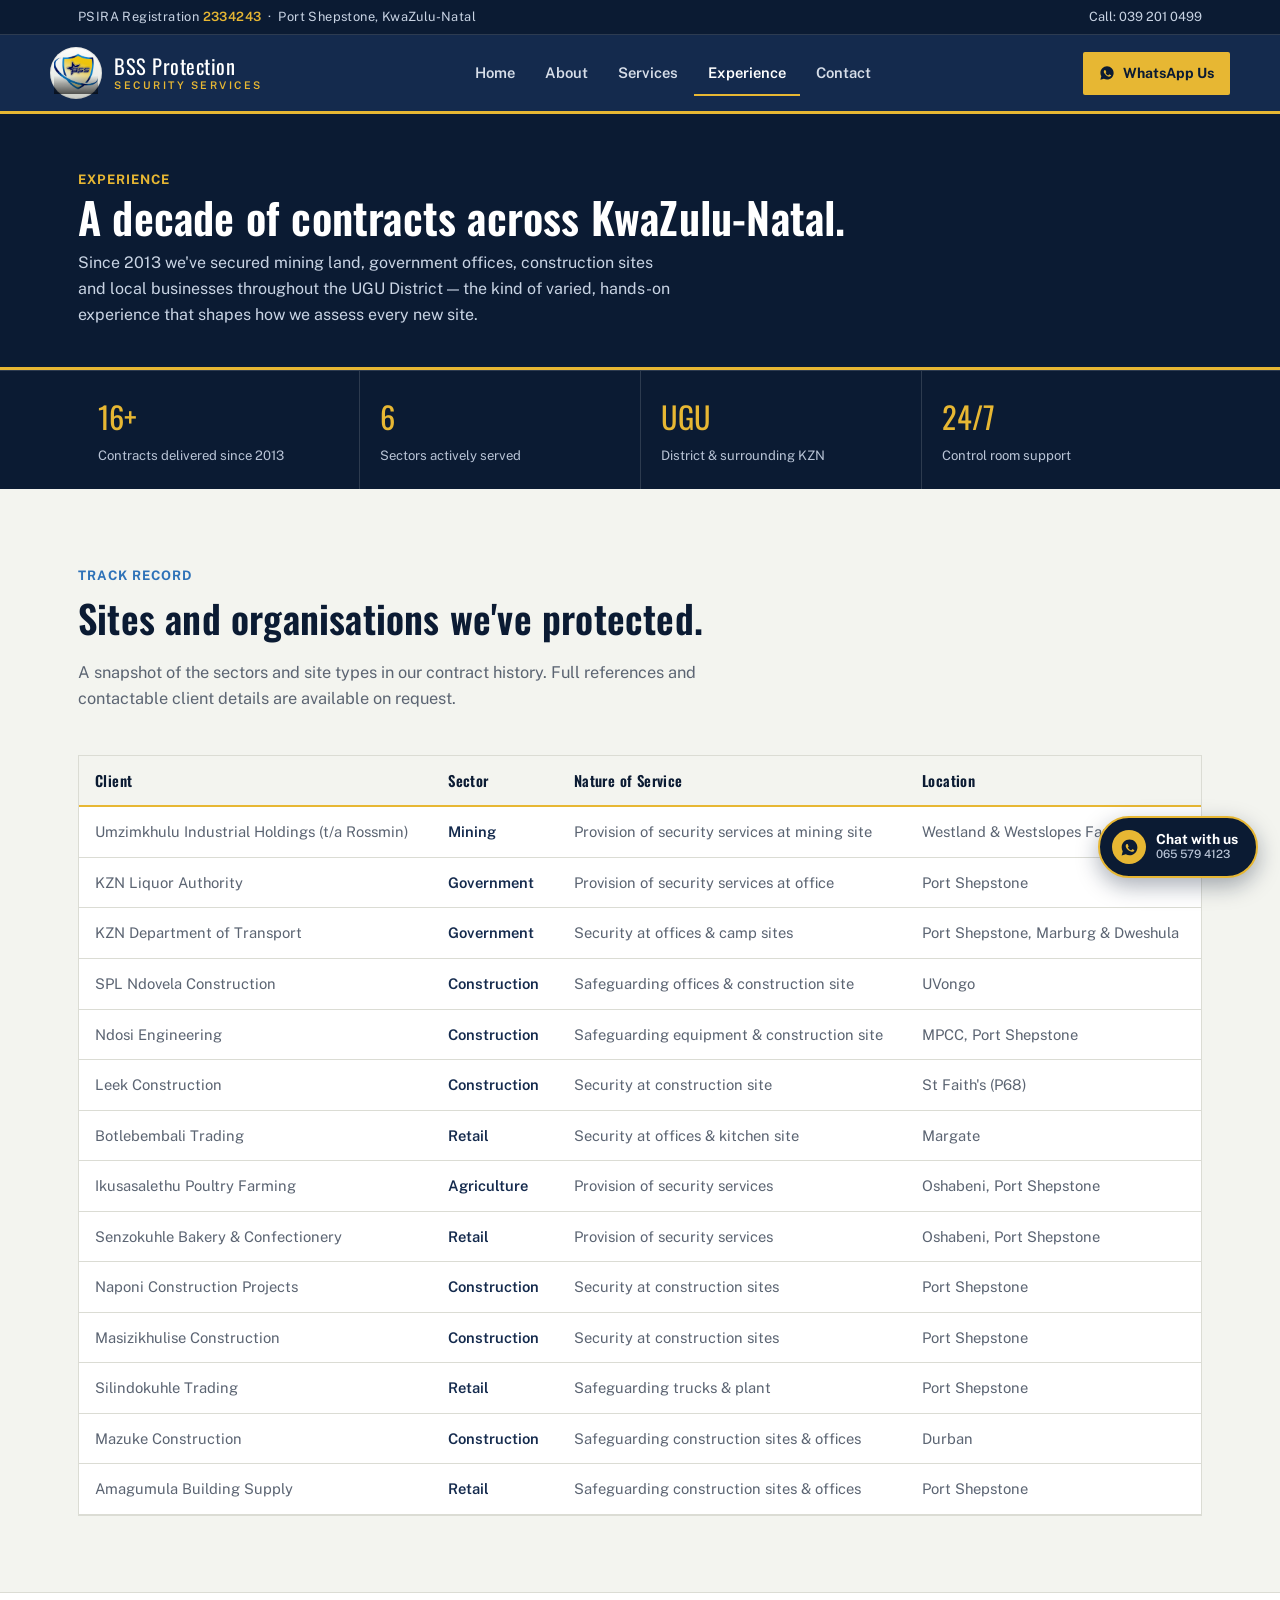
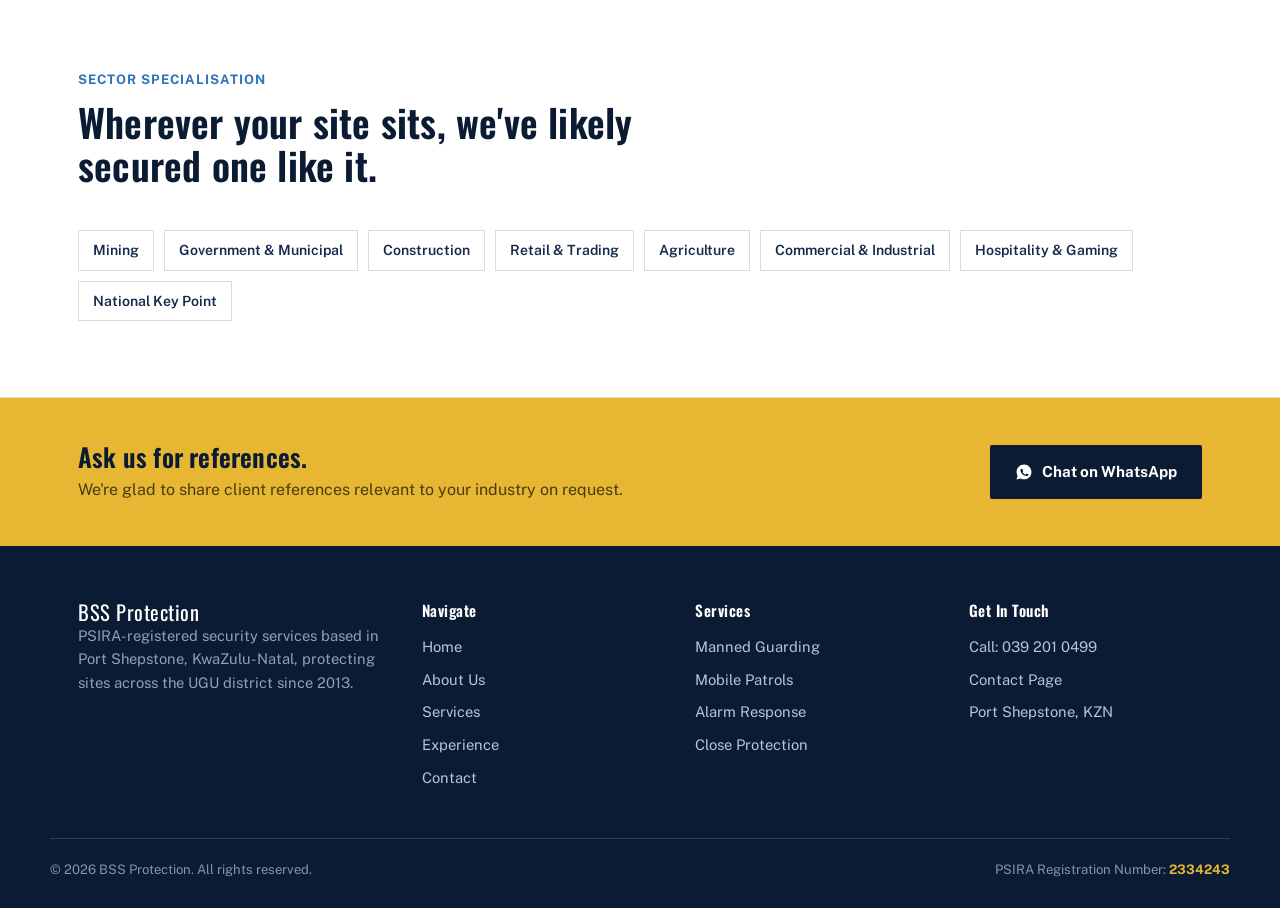
<file: experience.html>
<!DOCTYPE html>
<html lang="en">
<head>
<meta charset="UTF-8">
<meta name="viewport" content="width=device-width, initial-scale=1.0">
<title>Experience &amp; Track Record | BSS Protection</title>
<meta name="description" content="A track record of security contracts across mining, government, construction and retail sites in KwaZulu-Natal.">
<link rel="preconnect" href="https://fonts.googleapis.com">
<link rel="preconnect" href="https://fonts.gstatic.com" crossorigin>
<link href="https://fonts.googleapis.com/css2?family=Oswald:wght@500;600;700&family=Public+Sans:wght@400;500;600;700&display=swap" rel="stylesheet">
<link rel="stylesheet" href="styles.css">
</head>
<body>

<div class="top-strip">
  <div class="container">
    <span class="reg">PSIRA Registration <b>2334243</b> &nbsp;·&nbsp; Port Shepstone, KwaZulu-Natal</span>
    Call: 039 201 0499
  </div>
</div>

<header class="site-header">
  <div class="container nav-row">
    <a href="index.html" class="brand">
      <span class="brand-badge"><img src="assets/logo.jpg" alt="BSS Protection shield logo"></span>
      <span class="brand-word">
        <span class="b1">BSS Protection</span>
        <span class="b2">SECURITY SERVICES</span>
      </span>
    </a>
    <nav class="primary-nav" aria-label="Primary">
      <ul>
        <li><a href="index.html">Home</a></li>
        <li><a href="about.html">About</a></li>
        <li><a href="services.html">Services</a></li>
        <li><a href="experience.html" class="active">Experience</a></li>
        <li><a href="contact.html">Contact</a></li>
      </ul>
    </nav>
    <a class="nav-cta" href="https://wa.me/27655794123?text=Hi%20BSS%20Protection%2C%20I%27d%20like%20to%20get%20a%20security%20quote." target="_blank" rel="noopener">
      <svg viewBox="0 0 24 24" fill="currentColor"><path d="M12.04 2C6.58 2 2.13 6.45 2.13 11.91c0 1.75.46 3.45 1.32 4.95L2.05 22l5.29-1.39a9.9 9.9 0 0 0 4.7 1.2h.01c5.46 0 9.91-4.45 9.91-9.9C21.96 6.45 17.5 2 12.04 2Zm5.8 14.05c-.24.68-1.4 1.3-1.93 1.37-.5.07-1.03.14-3.14-.66-2.64-1.03-4.34-3.7-4.47-3.87-.13-.17-1.07-1.42-1.07-2.71 0-1.29.68-1.92.92-2.18.24-.26.53-.32.7-.32.18 0 .35 0 .5.01.16.01.38-.06.6.46.24.57.8 1.98.87 2.12.07.14.11.31.02.5-.09.19-.14.31-.28.47-.14.16-.29.36-.42.48-.14.13-.28.28-.12.55.16.27.71 1.17 1.52 1.89 1.05.93 1.93 1.22 2.2 1.36.27.14.43.12.59-.07.16-.19.68-.79.86-1.06.18-.27.36-.22.6-.13.24.09 1.55.73 1.82.86.27.13.45.2.51.31.07.12.07.66-.17 1.34Z"/></svg>
      WhatsApp Us
    </a>
    <button class="nav-toggle" aria-label="Toggle menu" aria-expanded="false">
      <svg viewBox="0 0 24 24" fill="none" stroke="currentColor" stroke-width="2"><path d="M3 6h18M3 12h18M3 18h18"/></svg>
    </button>
  </div>
</header>

<div class="page-head">
  <div class="container">
    <span class="crumb">EXPERIENCE</span>
    <h1>A decade of contracts across KwaZulu-Natal.</h1>
    <p>Since 2013 we've secured mining land, government offices, construction sites and local businesses throughout the UGU District — the kind of varied, hands-on experience that shapes how we assess every new site.</p>
  </div>
</div>

<div class="stat-strip" style="background:var(--navy-deep);">
  <div class="container">
    <div class="stat"><span class="num">16+</span><span class="label">Contracts delivered since 2013</span></div>
    <div class="stat"><span class="num">6</span><span class="label">Sectors actively served</span></div>
    <div class="stat"><span class="num">UGU</span><span class="label">District &amp; surrounding KZN</span></div>
    <div class="stat"><span class="num">24/7</span><span class="label">Control room support</span></div>
  </div>
</div>

<section>
  <div class="container">
    <div class="section-head">
      <span class="kicker">TRACK RECORD</span>
      <h2>Sites and organisations we've protected.</h2>
      <p>A snapshot of the sectors and site types in our contract history. Full references and contactable client details are available on request.</p>
    </div>
    <div class="table-wrap">
      <table class="record-table">
        <thead>
          <tr>
            <th>Client</th>
            <th>Sector</th>
            <th>Nature of Service</th>
            <th>Location</th>
          </tr>
        </thead>
        <tbody>
          <tr><td>Umzimkhulu Industrial Holdings (t/a Rossmin)</td><td class="sector">Mining</td><td>Provision of security services at mining site</td><td>Westland &amp; Westslopes Farms</td></tr>
          <tr><td>KZN Liquor Authority</td><td class="sector">Government</td><td>Provision of security services at office</td><td>Port Shepstone</td></tr>
          <tr><td>KZN Department of Transport</td><td class="sector">Government</td><td>Security at offices &amp; camp sites</td><td>Port Shepstone, Marburg &amp; Dweshula</td></tr>
          <tr><td>SPL Ndovela Construction</td><td class="sector">Construction</td><td>Safeguarding offices &amp; construction site</td><td>UVongo</td></tr>
          <tr><td>Ndosi Engineering</td><td class="sector">Construction</td><td>Safeguarding equipment &amp; construction site</td><td>MPCC, Port Shepstone</td></tr>
          <tr><td>Leek Construction</td><td class="sector">Construction</td><td>Security at construction site</td><td>St Faith's (P68)</td></tr>
          <tr><td>Botlebembali Trading</td><td class="sector">Retail</td><td>Security at offices &amp; kitchen site</td><td>Margate</td></tr>
          <tr><td>Ikusasalethu Poultry Farming</td><td class="sector">Agriculture</td><td>Provision of security services</td><td>Oshabeni, Port Shepstone</td></tr>
          <tr><td>Senzokuhle Bakery &amp; Confectionery</td><td class="sector">Retail</td><td>Provision of security services</td><td>Oshabeni, Port Shepstone</td></tr>
          <tr><td>Naponi Construction Projects</td><td class="sector">Construction</td><td>Security at construction sites</td><td>Port Shepstone</td></tr>
          <tr><td>Masizikhulise Construction</td><td class="sector">Construction</td><td>Security at construction sites</td><td>Port Shepstone</td></tr>
          <tr><td>Silindokuhle Trading</td><td class="sector">Retail</td><td>Safeguarding trucks &amp; plant</td><td>Port Shepstone</td></tr>
          <tr><td>Mazuke Construction</td><td class="sector">Construction</td><td>Safeguarding construction sites &amp; offices</td><td>Durban</td></tr>
          <tr><td>Amagumula Building Supply</td><td class="sector">Retail</td><td>Safeguarding construction sites &amp; offices</td><td>Port Shepstone</td></tr>
        </tbody>
      </table>
    </div>
  </div>
</section>

<section class="section-alt">
  <div class="container">
    <div class="section-head">
      <span class="kicker">SECTOR SPECIALISATION</span>
      <h2>Wherever your site sits, we've likely secured one like it.</h2>
    </div>
    <div class="tag-cloud">
      <span class="tag">Mining</span>
      <span class="tag">Government &amp; Municipal</span>
      <span class="tag">Construction</span>
      <span class="tag">Retail &amp; Trading</span>
      <span class="tag">Agriculture</span>
      <span class="tag">Commercial &amp; Industrial</span>
      <span class="tag">Hospitality &amp; Gaming</span>
      <span class="tag">National Key Point</span>
    </div>
  </div>
</section>

<div class="cta-band">
  <div class="container">
    <div>
      <h2>Ask us for references.</h2>
      <p>We're glad to share client references relevant to your industry on request.</p>
    </div>
    <a class="btn btn-navy" href="https://wa.me/27655794123?text=Hi%20BSS%20Protection%2C%20could%20I%20get%20some%20client%20references%3F" target="_blank" rel="noopener">
      <svg viewBox="0 0 24 24" fill="currentColor"><path d="M12.04 2C6.58 2 2.13 6.45 2.13 11.91c0 1.75.46 3.45 1.32 4.95L2.05 22l5.29-1.39a9.9 9.9 0 0 0 4.7 1.2h.01c5.46 0 9.91-4.45 9.91-9.9C21.96 6.45 17.5 2 12.04 2Zm5.8 14.05c-.24.68-1.4 1.3-1.93 1.37-.5.07-1.03.14-3.14-.66-2.64-1.03-4.34-3.7-4.47-3.87-.13-.17-1.07-1.42-1.07-2.71 0-1.29.68-1.92.92-2.18.24-.26.53-.32.7-.32.18 0 .35 0 .5.01.16.01.38-.06.6.46.24.57.8 1.98.87 2.12.07.14.11.31.02.5-.09.19-.14.31-.28.47-.14.16-.29.36-.42.48-.14.13-.28.28-.12.55.16.27.71 1.17 1.52 1.89 1.05.93 1.93 1.22 2.2 1.36.27.14.43.12.59-.07.16-.19.68-.79.86-1.06.18-.27.36-.22.6-.13.24.09 1.55.73 1.82.86.27.13.45.2.51.31.07.12.07.66-.17 1.34Z"/></svg>
      Chat on WhatsApp
    </a>
  </div>
</div>

<footer class="site-footer">
  <div class="container footer-grid">
    <div class="footer-brand">
      <span class="brand-word"><span class="b1" style="color:#fff">BSS Protection</span></span>
      <p>PSIRA-registered security services based in Port Shepstone, KwaZulu-Natal, protecting sites across the UGU district since 2013.</p>
    </div>
    <div>
      <h4>Navigate</h4>
      <ul>
        <li><a href="index.html">Home</a></li>
        <li><a href="about.html">About Us</a></li>
        <li><a href="services.html">Services</a></li>
        <li><a href="experience.html">Experience</a></li>
        <li><a href="contact.html">Contact</a></li>
      </ul>
    </div>
    <div>
      <h4>Services</h4>
      <ul>
        <li><a href="services.html">Manned Guarding</a></li>
        <li><a href="services.html">Mobile Patrols</a></li>
        <li><a href="services.html">Alarm Response</a></li>
        <li><a href="services.html">Close Protection</a></li>
      </ul>
    </div>
    <div>
      <h4>Get In Touch</h4>
      <ul>
        <li>Call: 039 201 0499</li>
        <li><a href="contact.html">Contact Page</a></li>
        <li>Port Shepstone, KZN</li>
      </ul>
    </div>
  </div>
  <div class="container footer-bottom">
    <span>&copy; <span id="year"></span> BSS Protection. All rights reserved.</span>
    <span>PSIRA Registration Number: <b>2334243</b></span>
  </div>
</footer>

<a class="wa-fab" href="https://wa.me/27655794123?text=Hi%20BSS%20Protection%2C%20I%27d%20like%20to%20get%20a%20security%20quote." target="_blank" rel="noopener" aria-label="Chat with BSS Protection on WhatsApp">
  <span class="wa-ic">
    <svg viewBox="0 0 24 24" fill="currentColor"><path d="M12.04 2C6.58 2 2.13 6.45 2.13 11.91c0 1.75.46 3.45 1.32 4.95L2.05 22l5.29-1.39a9.9 9.9 0 0 0 4.7 1.2h.01c5.46 0 9.91-4.45 9.91-9.9C21.96 6.45 17.5 2 12.04 2Zm5.8 14.05c-.24.68-1.4 1.3-1.93 1.37-.5.07-1.03.14-3.14-.66-2.64-1.03-4.34-3.7-4.47-3.87-.13-.17-1.07-1.42-1.07-2.71 0-1.29.68-1.92.92-2.18.24-.26.53-.32.7-.32.18 0 .35 0 .5.01.16.01.38-.06.6.46.24.57.8 1.98.87 2.12.07.14.11.31.02.5-.09.19-.14.31-.28.47-.14.16-.29.36-.42.48-.14.13-.28.28-.12.55.16.27.71 1.17 1.52 1.89 1.05.93 1.93 1.22 2.2 1.36.27.14.43.12.59-.07.16-.19.68-.79.86-1.06.18-.27.36-.22.6-.13.24.09 1.55.73 1.82.86.27.13.45.2.51.31.07.12.07.66-.17 1.34Z"/></svg>
  </span>
  <span class="wa-txt">Chat with us<small>065 579 4123</small></span>
</a>

<script src="script.js"></script>
</body>
</html>
</file>
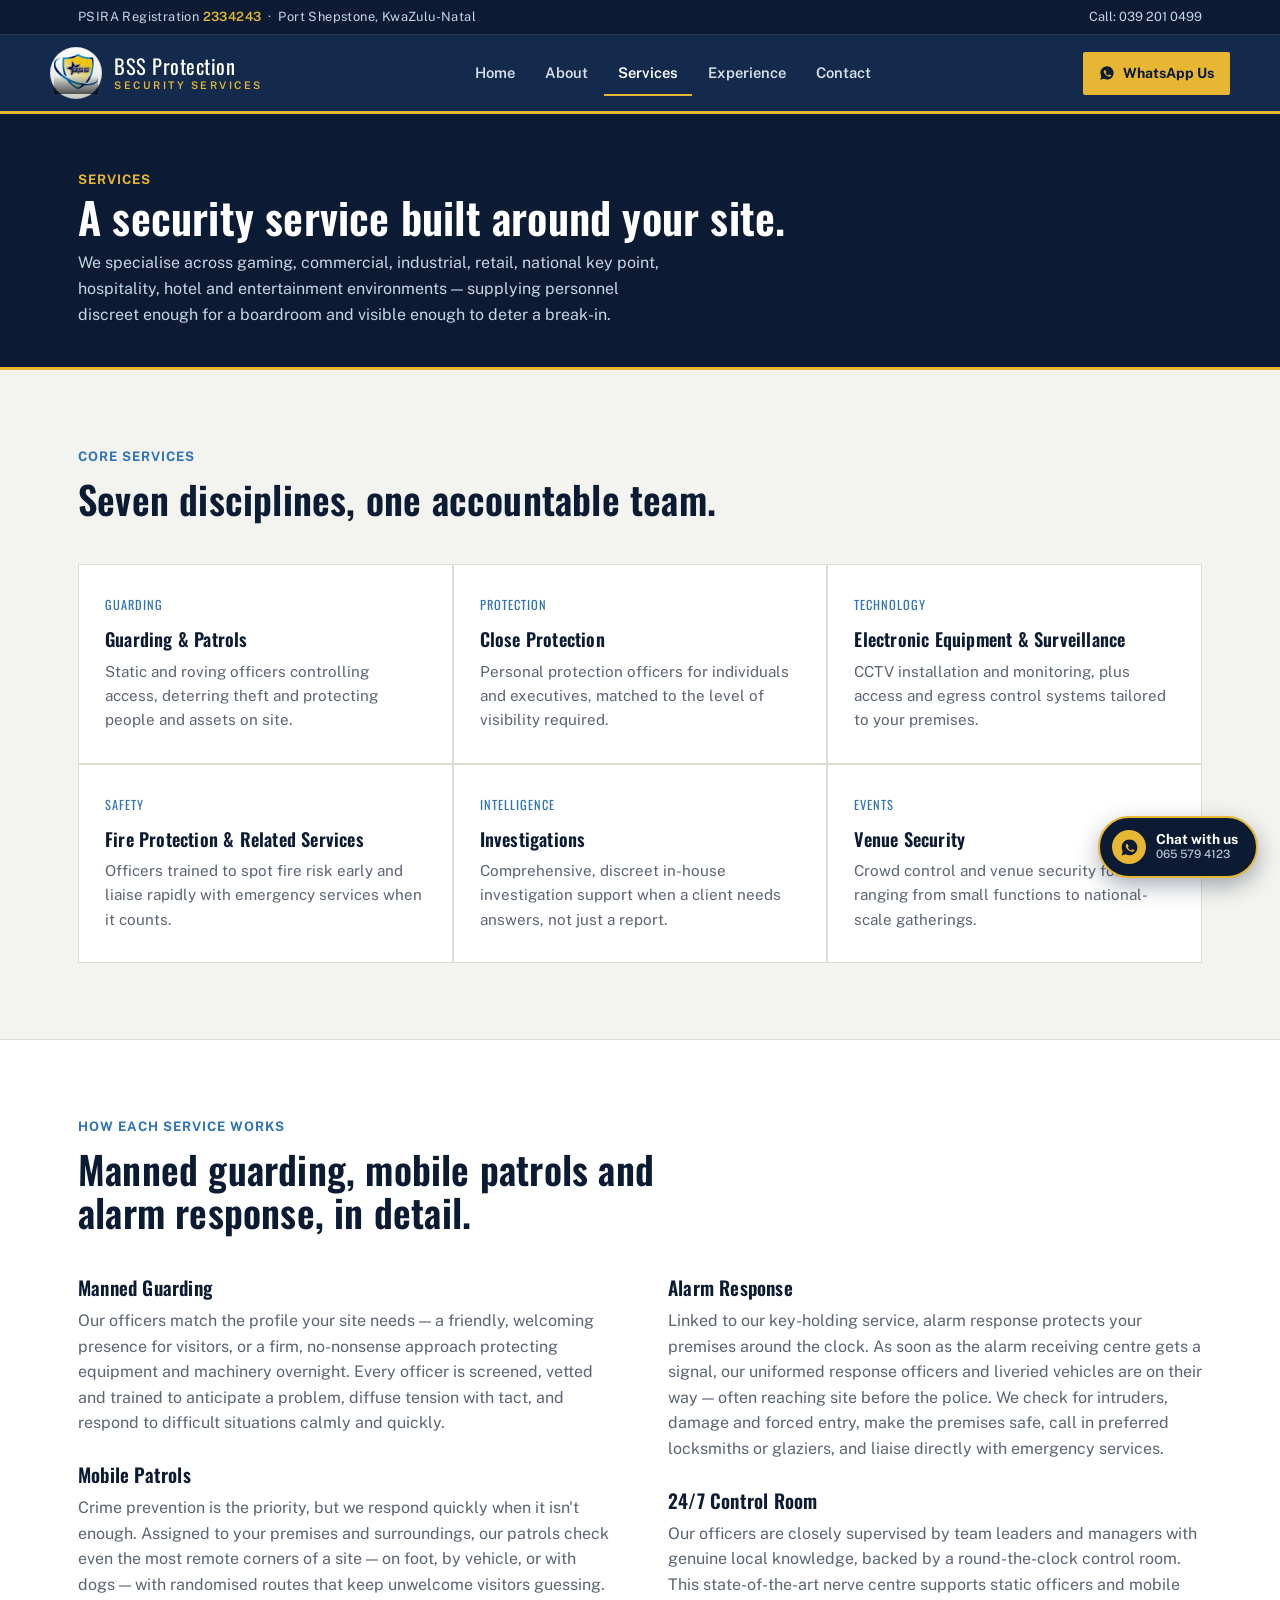
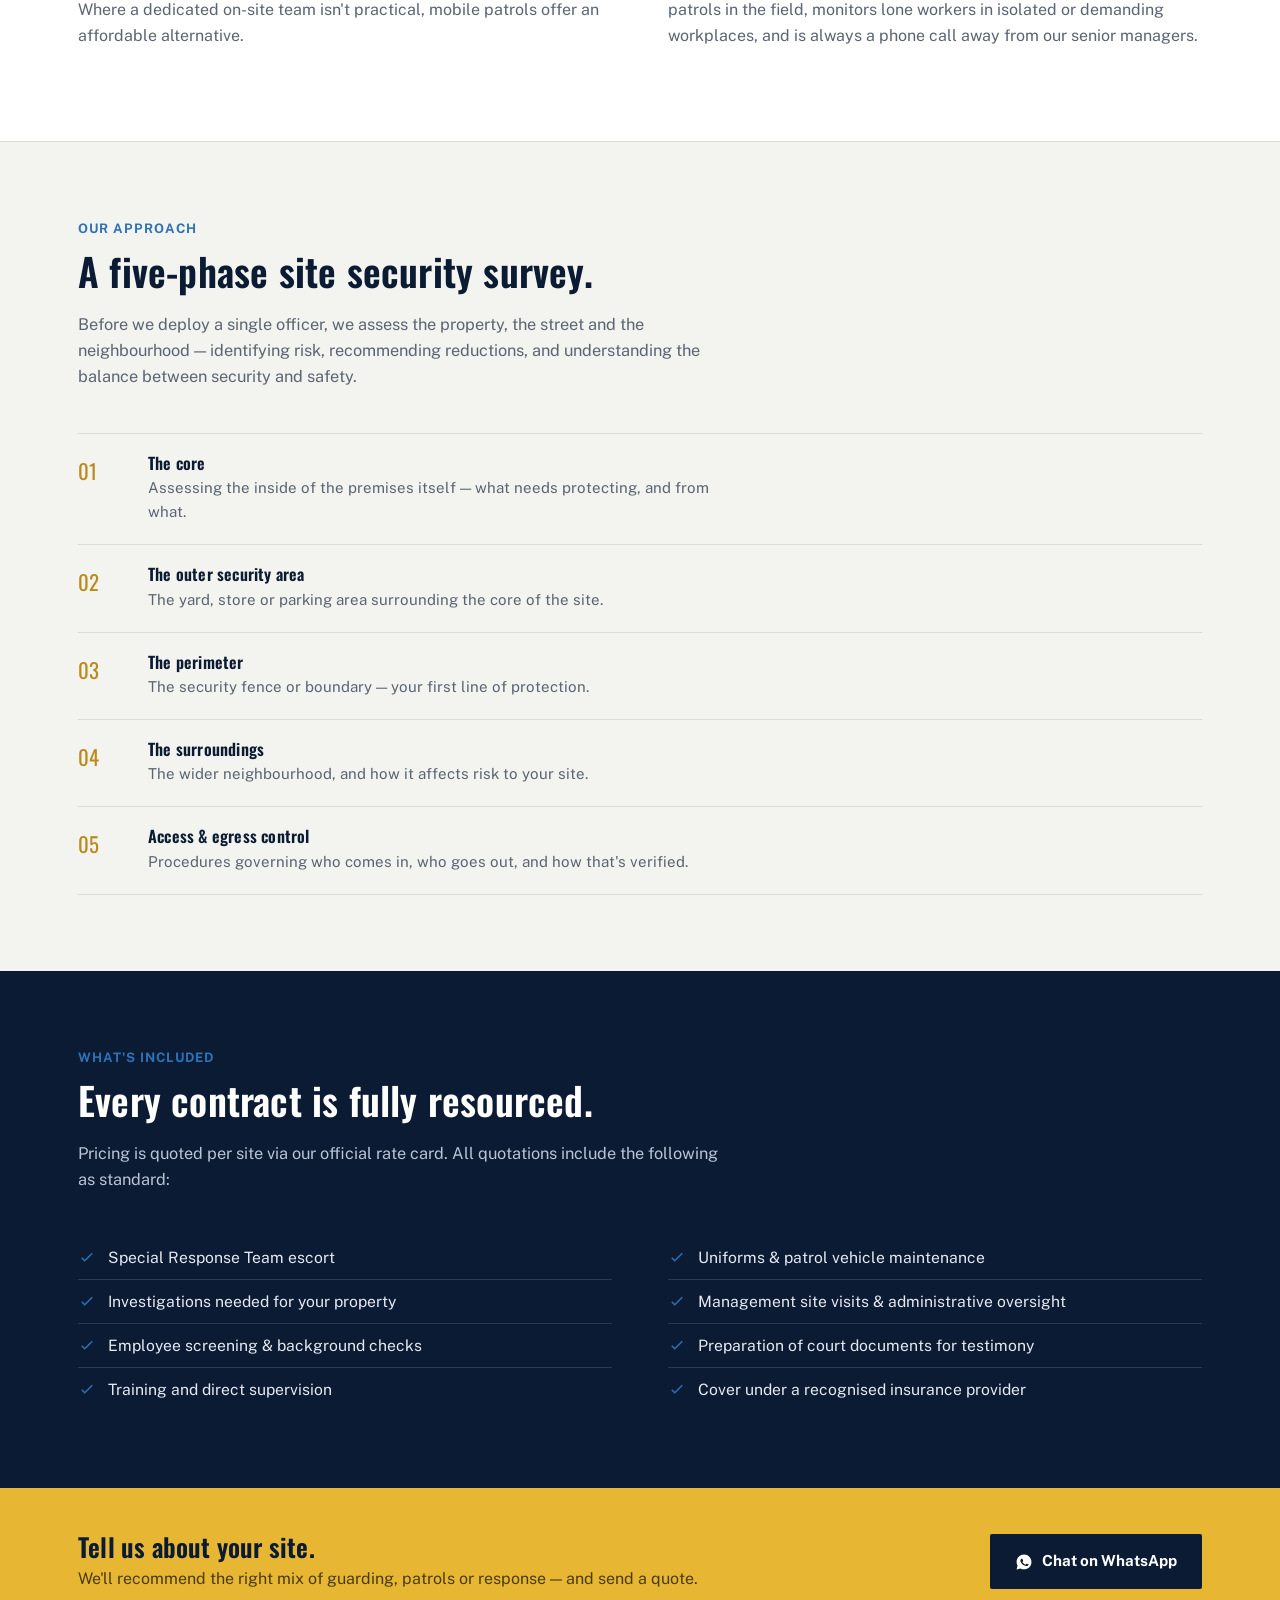
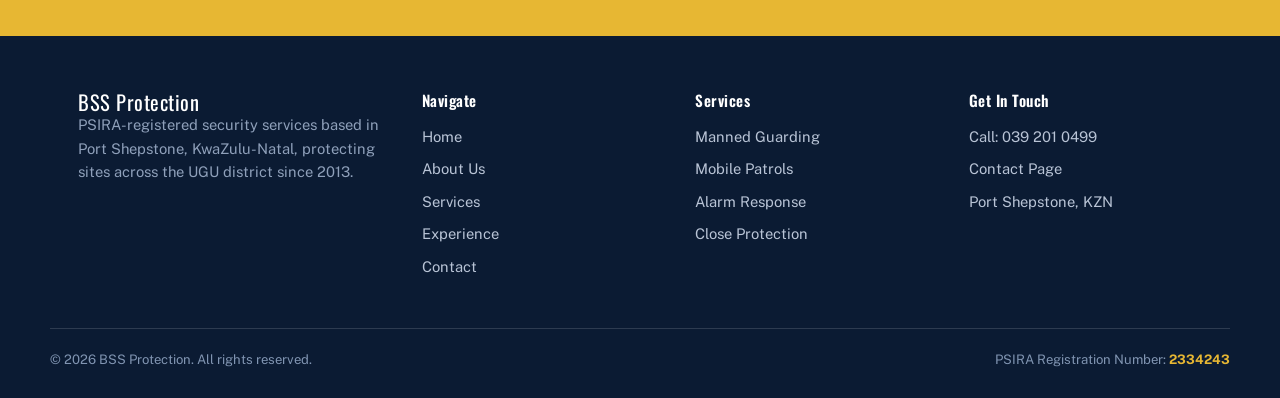
<file: services.html>
<!DOCTYPE html>
<html lang="en">
<head>
<meta charset="UTF-8">
<meta name="viewport" content="width=device-width, initial-scale=1.0">
<title>Services | BSS Protection</title>
<meta name="description" content="Guarding, mobile patrols, alarm response, close protection, CCTV surveillance, investigations and venue security from BSS Protection, Port Shepstone.">
<link rel="preconnect" href="https://fonts.googleapis.com">
<link rel="preconnect" href="https://fonts.gstatic.com" crossorigin>
<link href="https://fonts.googleapis.com/css2?family=Oswald:wght@500;600;700&family=Public+Sans:wght@400;500;600;700&display=swap" rel="stylesheet">
<link rel="stylesheet" href="styles.css">
</head>
<body>

<div class="top-strip">
  <div class="container">
    <span class="reg">PSIRA Registration <b>2334243</b> &nbsp;·&nbsp; Port Shepstone, KwaZulu-Natal</span>
    <a href="https://wa.me/27655794123" target="_blank" rel="noopener">Call: 039 201 0499</a>
  </div>
</div>

<header class="site-header">
  <div class="container nav-row">
    <a href="index.html" class="brand">
      <span class="brand-badge"><img src="assets/logo.jpg" alt="BSS Protection shield logo"></span>
      <span class="brand-word">
        <span class="b1">BSS Protection</span>
        <span class="b2">SECURITY SERVICES</span>
      </span>
    </a>
    <nav class="primary-nav" aria-label="Primary">
      <ul>
        <li><a href="index.html">Home</a></li>
        <li><a href="about.html">About</a></li>
        <li><a href="services.html" class="active">Services</a></li>
        <li><a href="experience.html">Experience</a></li>
        <li><a href="contact.html">Contact</a></li>
      </ul>
    </nav>
    <a class="nav-cta" href="https://wa.me/27655794123?text=Hi%20BSS%20Protection%2C%20I%27d%20like%20to%20get%20a%20security%20quote." target="_blank" rel="noopener">
      <svg viewBox="0 0 24 24" fill="currentColor"><path d="M12.04 2C6.58 2 2.13 6.45 2.13 11.91c0 1.75.46 3.45 1.32 4.95L2.05 22l5.29-1.39a9.9 9.9 0 0 0 4.7 1.2h.01c5.46 0 9.91-4.45 9.91-9.9C21.96 6.45 17.5 2 12.04 2Zm5.8 14.05c-.24.68-1.4 1.3-1.93 1.37-.5.07-1.03.14-3.14-.66-2.64-1.03-4.34-3.7-4.47-3.87-.13-.17-1.07-1.42-1.07-2.71 0-1.29.68-1.92.92-2.18.24-.26.53-.32.7-.32.18 0 .35 0 .5.01.16.01.38-.06.6.46.24.57.8 1.98.87 2.12.07.14.11.31.02.5-.09.19-.14.31-.28.47-.14.16-.29.36-.42.48-.14.13-.28.28-.12.55.16.27.71 1.17 1.52 1.89 1.05.93 1.93 1.22 2.2 1.36.27.14.43.12.59-.07.16-.19.68-.79.86-1.06.18-.27.36-.22.6-.13.24.09 1.55.73 1.82.86.27.13.45.2.51.31.07.12.07.66-.17 1.34Z"/></svg>
      WhatsApp Us
    </a>
    <button class="nav-toggle" aria-label="Toggle menu" aria-expanded="false">
      <svg viewBox="0 0 24 24" fill="none" stroke="currentColor" stroke-width="2"><path d="M3 6h18M3 12h18M3 18h18"/></svg>
    </button>
  </div>
</header>

<div class="page-head">
  <div class="container">
    <span class="crumb">SERVICES</span>
    <h1>A security service built around your site.</h1>
    <p>We specialise across gaming, commercial, industrial, retail, national key point, hospitality, hotel and entertainment environments — supplying personnel discreet enough for a boardroom and visible enough to deter a break-in.</p>
  </div>
</div>

<section>
  <div class="container">
    <div class="section-head">
      <span class="kicker">CORE SERVICES</span>
      <h2>Seven disciplines, one accountable team.</h2>
    </div>
    <div class="panel-grid">
      <div class="panel">
        <span class="pnum">GUARDING</span>
        <h3>Guarding &amp; Patrols</h3>
        <p>Static and roving officers controlling access, deterring theft and protecting people and assets on site.</p>
      </div>
      <div class="panel">
        <span class="pnum">PROTECTION</span>
        <h3>Close Protection</h3>
        <p>Personal protection officers for individuals and executives, matched to the level of visibility required.</p>
      </div>
      <div class="panel">
        <span class="pnum">TECHNOLOGY</span>
        <h3>Electronic Equipment &amp; Surveillance</h3>
        <p>CCTV installation and monitoring, plus access and egress control systems tailored to your premises.</p>
      </div>
      <div class="panel">
        <span class="pnum">SAFETY</span>
        <h3>Fire Protection &amp; Related Services</h3>
        <p>Officers trained to spot fire risk early and liaise rapidly with emergency services when it counts.</p>
      </div>
      <div class="panel">
        <span class="pnum">INTELLIGENCE</span>
        <h3>Investigations</h3>
        <p>Comprehensive, discreet in-house investigation support when a client needs answers, not just a report.</p>
      </div>
      <div class="panel">
        <span class="pnum">EVENTS</span>
        <h3>Venue Security</h3>
        <p>Crowd control and venue security for events ranging from small functions to national-scale gatherings.</p>
      </div>
    </div>
  </div>
</section>

<section class="section-alt">
  <div class="container">
    <div class="section-head">
      <span class="kicker">HOW EACH SERVICE WORKS</span>
      <h2>Manned guarding, mobile patrols and alarm response, in detail.</h2>
    </div>
    <div class="split">
      <div>
        <h3 style="color:var(--navy-deep); font-size:1.2rem;">Manned Guarding</h3>
        <p>Our officers match the profile your site needs — a friendly, welcoming presence for visitors, or a firm, no-nonsense approach protecting equipment and machinery overnight. Every officer is screened, vetted and trained to anticipate a problem, diffuse tension with tact, and respond to difficult situations calmly and quickly.</p>
        <h3 style="color:var(--navy-deep); font-size:1.2rem; margin-top:28px;">Mobile Patrols</h3>
        <p>Crime prevention is the priority, but we respond quickly when it isn't enough. Assigned to your premises and surroundings, our patrols check even the most remote corners of a site — on foot, by vehicle, or with dogs — with randomised routes that keep unwelcome visitors guessing. Where a dedicated on-site team isn't practical, mobile patrols offer an affordable alternative.</p>
      </div>
      <div>
        <h3 style="color:var(--navy-deep); font-size:1.2rem;">Alarm Response</h3>
        <p>Linked to our key-holding service, alarm response protects your premises around the clock. As soon as the alarm receiving centre gets a signal, our uniformed response officers and liveried vehicles are on their way — often reaching site before the police. We check for intruders, damage and forced entry, make the premises safe, call in preferred locksmiths or glaziers, and liaise directly with emergency services.</p>
        <h3 style="color:var(--navy-deep); font-size:1.2rem; margin-top:28px;">24/7 Control Room</h3>
        <p>Our officers are closely supervised by team leaders and managers with genuine local knowledge, backed by a round-the-clock control room. This state-of-the-art nerve centre supports static officers and mobile patrols in the field, monitors lone workers in isolated or demanding workplaces, and is always a phone call away from our senior managers.</p>
      </div>
    </div>
  </div>
</section>

<section>
  <div class="container">
    <div class="section-head">
      <span class="kicker">OUR APPROACH</span>
      <h2>A five-phase site security survey.</h2>
      <p>Before we deploy a single officer, we assess the property, the street and the neighbourhood — identifying risk, recommending reductions, and understanding the balance between security and safety.</p>
    </div>
    <ol class="phase-list">
      <li>
        <div>
          <h4>The core</h4>
          <p>Assessing the inside of the premises itself — what needs protecting, and from what.</p>
        </div>
      </li>
      <li>
        <div>
          <h4>The outer security area</h4>
          <p>The yard, store or parking area surrounding the core of the site.</p>
        </div>
      </li>
      <li>
        <div>
          <h4>The perimeter</h4>
          <p>The security fence or boundary — your first line of protection.</p>
        </div>
      </li>
      <li>
        <div>
          <h4>The surroundings</h4>
          <p>The wider neighbourhood, and how it affects risk to your site.</p>
        </div>
      </li>
      <li>
        <div>
          <h4>Access &amp; egress control</h4>
          <p>Procedures governing who comes in, who goes out, and how that's verified.</p>
        </div>
      </li>
    </ol>
  </div>
</section>

<section class="section-navy">
  <div class="container">
    <div class="section-head">
      <span class="kicker">WHAT'S INCLUDED</span>
      <h2>Every contract is fully resourced.</h2>
      <p>Pricing is quoted per site via our official rate card. All quotations include the following as standard:</p>
    </div>
    <div class="split">
      <ul class="check-list">
        <li><svg viewBox="0 0 24 24" fill="none" stroke="currentColor" stroke-width="2"><path d="M5 13l4 4L19 7"/></svg><span>Special Response Team escort</span></li>
        <li><svg viewBox="0 0 24 24" fill="none" stroke="currentColor" stroke-width="2"><path d="M5 13l4 4L19 7"/></svg><span>Investigations needed for your property</span></li>
        <li><svg viewBox="0 0 24 24" fill="none" stroke="currentColor" stroke-width="2"><path d="M5 13l4 4L19 7"/></svg><span>Employee screening &amp; background checks</span></li>
        <li><svg viewBox="0 0 24 24" fill="none" stroke="currentColor" stroke-width="2"><path d="M5 13l4 4L19 7"/></svg><span>Training and direct supervision</span></li>
      </ul>
      <ul class="check-list">
        <li><svg viewBox="0 0 24 24" fill="none" stroke="currentColor" stroke-width="2"><path d="M5 13l4 4L19 7"/></svg><span>Uniforms &amp; patrol vehicle maintenance</span></li>
        <li><svg viewBox="0 0 24 24" fill="none" stroke="currentColor" stroke-width="2"><path d="M5 13l4 4L19 7"/></svg><span>Management site visits &amp; administrative oversight</span></li>
        <li><svg viewBox="0 0 24 24" fill="none" stroke="currentColor" stroke-width="2"><path d="M5 13l4 4L19 7"/></svg><span>Preparation of court documents for testimony</span></li>
        <li><svg viewBox="0 0 24 24" fill="none" stroke="currentColor" stroke-width="2"><path d="M5 13l4 4L19 7"/></svg><span>Cover under a recognised insurance provider</span></li>
      </ul>
    </div>
  </div>
</section>

<div class="cta-band">
  <div class="container">
    <div>
      <h2>Tell us about your site.</h2>
      <p>We'll recommend the right mix of guarding, patrols or response — and send a quote.</p>
    </div>
    <a class="btn btn-navy" href="https://wa.me/27655794123?text=Hi%20BSS%20Protection%2C%20I%27d%20like%20to%20discuss%20security%20services%20for%20my%20site." target="_blank" rel="noopener">
      <svg viewBox="0 0 24 24" fill="currentColor"><path d="M12.04 2C6.58 2 2.13 6.45 2.13 11.91c0 1.75.46 3.45 1.32 4.95L2.05 22l5.29-1.39a9.9 9.9 0 0 0 4.7 1.2h.01c5.46 0 9.91-4.45 9.91-9.9C21.96 6.45 17.5 2 12.04 2Zm5.8 14.05c-.24.68-1.4 1.3-1.93 1.37-.5.07-1.03.14-3.14-.66-2.64-1.03-4.34-3.7-4.47-3.87-.13-.17-1.07-1.42-1.07-2.71 0-1.29.68-1.92.92-2.18.24-.26.53-.32.7-.32.18 0 .35 0 .5.01.16.01.38-.06.6.46.24.57.8 1.98.87 2.12.07.14.11.31.02.5-.09.19-.14.31-.28.47-.14.16-.29.36-.42.48-.14.13-.28.28-.12.55.16.27.71 1.17 1.52 1.89 1.05.93 1.93 1.22 2.2 1.36.27.14.43.12.59-.07.16-.19.68-.79.86-1.06.18-.27.36-.22.6-.13.24.09 1.55.73 1.82.86.27.13.45.2.51.31.07.12.07.66-.17 1.34Z"/></svg>
      Chat on WhatsApp
    </a>
  </div>
</div>

<footer class="site-footer">
  <div class="container footer-grid">
    <div class="footer-brand">
      <span class="brand-word"><span class="b1" style="color:#fff">BSS Protection</span></span>
      <p>PSIRA-registered security services based in Port Shepstone, KwaZulu-Natal, protecting sites across the UGU district since 2013.</p>
    </div>
    <div>
      <h4>Navigate</h4>
      <ul>
        <li><a href="index.html">Home</a></li>
        <li><a href="about.html">About Us</a></li>
        <li><a href="services.html">Services</a></li>
        <li><a href="experience.html">Experience</a></li>
        <li><a href="contact.html">Contact</a></li>
      </ul>
    </div>
    <div>
      <h4>Services</h4>
      <ul>
        <li><a href="services.html">Manned Guarding</a></li>
        <li><a href="services.html">Mobile Patrols</a></li>
        <li><a href="services.html">Alarm Response</a></li>
        <li><a href="services.html">Close Protection</a></li>
      </ul>
    </div>
    <div>
      <h4>Get In Touch</h4>
      <ul>
        <li>Call: 039 201 0499</li>
        <li><a href="contact.html">Contact Page</a></li>
        <li>Port Shepstone, KZN</li>
      </ul>
    </div>
  </div>
  <div class="container footer-bottom">
    <span>&copy; <span id="year"></span> BSS Protection. All rights reserved.</span>
    <span>PSIRA Registration Number: <b>2334243</b></span>
  </div>
</footer>

<a class="wa-fab" href="https://wa.me/27655794123?text=Hi%20BSS%20Protection%2C%20I%27d%20like%20to%20get%20a%20security%20quote." target="_blank" rel="noopener" aria-label="Chat with BSS Protection on WhatsApp">
  <span class="wa-ic">
    <svg viewBox="0 0 24 24" fill="currentColor"><path d="M12.04 2C6.58 2 2.13 6.45 2.13 11.91c0 1.75.46 3.45 1.32 4.95L2.05 22l5.29-1.39a9.9 9.9 0 0 0 4.7 1.2h.01c5.46 0 9.91-4.45 9.91-9.9C21.96 6.45 17.5 2 12.04 2Zm5.8 14.05c-.24.68-1.4 1.3-1.93 1.37-.5.07-1.03.14-3.14-.66-2.64-1.03-4.34-3.7-4.47-3.87-.13-.17-1.07-1.42-1.07-2.71 0-1.29.68-1.92.92-2.18.24-.26.53-.32.7-.32.18 0 .35 0 .5.01.16.01.38-.06.6.46.24.57.8 1.98.87 2.12.07.14.11.31.02.5-.09.19-.14.31-.28.47-.14.16-.29.36-.42.48-.14.13-.28.28-.12.55.16.27.71 1.17 1.52 1.89 1.05.93 1.93 1.22 2.2 1.36.27.14.43.12.59-.07.16-.19.68-.79.86-1.06.18-.27.36-.22.6-.13.24.09 1.55.73 1.82.86.27.13.45.2.51.31.07.12.07.66-.17 1.34Z"/></svg>
  </span>
  <span class="wa-txt">Chat with us<small>065 579 4123</small></span>
</a>

<script src="script.js"></script>
</body>
</html>
</file>
<file: styles.css>
/* ============================================================
   BSS PROTECTION — design tokens
   ============================================================ */
:root{
  --navy-deep:#0B1B33;
  --navy-mid:#142A4D;
  --navy-line: rgba(255,255,255,0.14);
  --steel:#2E72B8;
  --steel-light:#5C93CE;
  --gold:#E7B733;
  --gold-dark:#B98A1C;
  --paper:#F3F4EF;
  --panel:#FFFFFF;
  --ink:#14171C;
  --slate:#5B6472;
  --line:#DBDCD4;
  --radius:2px;
  --maxw:1180px;
  --font-head:'Oswald', 'Arial Narrow', sans-serif;
  --font-body:'Public Sans', -apple-system, BlinkMacSystemFont, 'Segoe UI', sans-serif;
}

*,*::before,*::after{box-sizing:border-box;}
html{scroll-behavior:smooth;}
body{
  margin:0;
  font-family:var(--font-body);
  color:var(--ink);
  background:var(--paper);
  line-height:1.6;
  -webkit-font-smoothing:antialiased;
}
img{max-width:100%;display:block;}
a{color:inherit;}
h1,h2,h3,h4{
  font-family:var(--font-head);
  font-weight:600;
  line-height:1.12;
  margin:0 0 .5em;
  letter-spacing:.2px;
}
p{margin:0 0 1em; max-width:64ch;}
.container{max-width:var(--maxw); margin:0 auto; padding:0 28px;}

:focus-visible{
  outline:3px solid var(--gold);
  outline-offset:2px;
}

@media (prefers-reduced-motion: reduce){
  *{animation-duration:0.001ms !important; animation-iteration-count:1 !important; transition-duration:0.001ms !important; scroll-behavior:auto !important;}
}

/* ---------- top strip ---------- */
.top-strip{
  background:var(--navy-deep);
  color:#C9D4E4;
  font-size:.8rem;
  border-bottom:1px solid var(--navy-line);
}
.top-strip .container{
  display:flex; justify-content:space-between; align-items:center;
  padding-top:7px; padding-bottom:7px;
  gap:16px;
  flex-wrap:wrap;
}
.top-strip .reg{
  font-family:var(--font-body);
  letter-spacing:.4px;
}
.top-strip .reg b{color:var(--gold); font-weight:600;}
.top-strip a{
  color:#C9D4E4;
  text-decoration:none;
}
.top-strip a:hover{color:var(--gold);}

/* ---------- header / nav ---------- */
header.site-header{
  background:var(--navy-mid);
  border-bottom:3px solid var(--gold);
  position:sticky; top:0; z-index:40;
}
.nav-row{
  display:flex; align-items:center; justify-content:space-between;
  padding:12px 0;
  gap:24px;
}
.brand{
  display:flex; align-items:center; gap:12px;
  text-decoration:none;
  color:#fff;
}
.brand-badge{
  width:52px;height:52px;
  border-radius:50%;
  background:linear-gradient(180deg,#fdfdfc 0%, #eceeea 55%, #c9cbc5 100%);
  display:flex; align-items:center; justify-content:center;
  flex-shrink:0;
  box-shadow: inset 0 0 0 1px rgba(0,0,0,.08);
}
.brand-badge img{
  width:44px;height:44px;object-fit:contain; mix-blend-mode:multiply;
}
.brand-word{
  display:flex; flex-direction:column; line-height:1.05;
}
.brand-word .b1{
  font-family:var(--font-head);
  font-size:1.28rem;
  letter-spacing:.5px;
  color:#fff;
}
.brand-word .b2{
  font-family:var(--font-body);
  font-size:.66rem;
  letter-spacing:2.5px;
  color:var(--gold);
  margin-top:3px;
  font-weight:600;
}

nav.primary-nav ul{
  list-style:none; display:flex; gap:2px; margin:0; padding:0;
}
nav.primary-nav a{
  display:inline-block;
  text-decoration:none;
  color:#D7DEE9;
  font-size:.92rem;
  font-weight:600;
  padding:10px 14px;
  border-bottom:2px solid transparent;
}
nav.primary-nav a:hover{color:#fff; border-bottom-color:var(--steel-light);}
nav.primary-nav a.active{color:#fff; border-bottom-color:var(--gold);}

.nav-cta{
  display:inline-flex; align-items:center; gap:8px;
  background:var(--gold);
  color:var(--navy-deep);
  font-weight:700;
  font-size:.88rem;
  padding:10px 16px;
  text-decoration:none;
  border-radius:var(--radius);
  white-space:nowrap;
}
.nav-cta:hover{background:#fff;}
.nav-cta svg{width:16px;height:16px;flex-shrink:0;}

.nav-toggle{
  display:none;
  background:none; border:1px solid var(--navy-line); color:#fff;
  width:42px; height:38px; border-radius:var(--radius);
  cursor:pointer;
}

/* ---------- hero ---------- */
.hero{
  position:relative;
  background:var(--navy-deep);
  color:#fff;
  overflow:hidden;
  padding:76px 0 64px;
}
.hero .ring{
  position:absolute;
  right:-160px; top:50%; transform:translateY(-50%);
  width:640px;height:640px;
  opacity:.5;
  pointer-events:none;
}
.hero-grid{
  display:grid; grid-template-columns:1.15fr .85fr; gap:48px; align-items:center;
  position:relative; z-index:2;
}
.hero-tag{
  display:inline-block;
  font-size:.78rem; font-weight:700; letter-spacing:1.6px;
  color:var(--gold);
  border:1px solid rgba(231,183,51,.5);
  padding:5px 12px;
  margin-bottom:20px;
  border-radius:var(--radius);
}
.hero h1{
  font-size:clamp(2.3rem, 4.4vw, 3.6rem);
  color:#fff;
  max-width:13ch;
}
.hero p.lead{
  color:#C9D4E4;
  font-size:1.08rem;
  max-width:46ch;
  margin-top:18px;
}
.hero-actions{
  display:flex; gap:14px; margin-top:30px; flex-wrap:wrap;
}
.btn{
  display:inline-flex; align-items:center; gap:9px;
  font-weight:700; font-size:.95rem;
  padding:14px 24px;
  text-decoration:none;
  border-radius:var(--radius);
  border:1px solid transparent;
}
.btn svg{width:18px;height:18px;flex-shrink:0;}
.btn-gold{background:var(--gold); color:var(--navy-deep);}
.btn-gold:hover{background:#fff;}
.btn-outline{border-color:rgba(255,255,255,.4); color:#fff;}
.btn-outline:hover{border-color:#fff; background:rgba(255,255,255,.06);}
.btn-navy{background:var(--navy-deep); color:#fff;}
.btn-navy:hover{background:var(--navy-mid);}

.hero-panel{
  background:var(--navy-mid);
  border:1px solid var(--navy-line);
  padding:26px;
  position:relative;
}
.corner-frame{position:relative;}
.corner-frame::before,.corner-frame::after,
.corner-frame .cf-br,.corner-frame .cf-bl{
  content:"";
  position:absolute;
  width:18px;height:18px;
  border-color:var(--gold);
  border-style:solid;
  border-width:0;
}
.corner-frame::before{top:-1px;left:-1px;border-top-width:3px;border-left-width:3px;}
.corner-frame::after{top:-1px;right:-1px;border-top-width:3px;border-right-width:3px;}
.corner-frame .cf-br{bottom:-1px;right:-1px;border-bottom-width:3px;border-right-width:3px;}
.corner-frame .cf-bl{bottom:-1px;left:-1px;border-bottom-width:3px;border-left-width:3px;}

.hero-panel .hp-row{
  display:flex; justify-content:space-between;
  padding:13px 0;
  border-bottom:1px solid var(--navy-line);
  font-size:.92rem;
}
.hero-panel .hp-row:last-child{border-bottom:none;}
.hero-panel .hp-label{color:#9FB0C7;}
.hero-panel .hp-value{color:#fff; font-weight:700; text-align:right;}

/* ---------- stat strip ---------- */
.stat-strip{
  background:var(--navy-mid);
  border-top:1px solid var(--navy-line);
}
.stat-strip .container{
  display:grid; grid-template-columns:repeat(4,1fr);
}
.stat-strip .stat{
  padding:22px 20px;
  border-left:1px solid var(--navy-line);
  color:#fff;
}
.stat-strip .stat:first-child{border-left:none;}
.stat .num{
  font-family:var(--font-head);
  font-size:1.9rem;
  color:var(--gold);
  display:block;
}
.stat .label{font-size:.82rem; color:#B9C4D6;}

/* ---------- sections ---------- */
section{padding:76px 0;}
.section-head{
  max-width:640px;
  margin-bottom:44px;
}
.section-head .kicker{
  color:var(--steel);
  font-weight:700;
  font-size:.82rem;
  letter-spacing:1px;
  display:block;
  margin-bottom:10px;
}
.section-head h2{
  font-size:clamp(1.7rem,3vw,2.4rem);
  color:var(--navy-deep);
}
.section-head p{color:var(--slate); font-size:1.02rem; margin-top:12px;}
.section-alt{background:var(--panel); border-top:1px solid var(--line); border-bottom:1px solid var(--line);}
.section-navy{background:var(--navy-deep); color:#fff;}
.section-navy .section-head h2{color:#fff;}
.section-navy .section-head p{color:#B9C4D6;}

/* ---------- panel / bracket card ---------- */
.panel-grid{
  display:grid; grid-template-columns:repeat(3,1fr); gap:2px;
  background:var(--line);
  border:1px solid var(--line);
}
.panel{
  background:var(--panel);
  padding:30px 26px;
  position:relative;
}
.panel .pnum{
  font-family:var(--font-head);
  font-size:.78rem;
  color:var(--steel);
  letter-spacing:1px;
  margin-bottom:14px;
  display:block;
}
.panel h3{font-size:1.14rem; color:var(--navy-deep); margin-bottom:10px;}
.panel p{color:var(--slate); font-size:.95rem; margin:0;}

/* ---------- two column ---------- */
.split{
  display:grid; grid-template-columns:1fr 1fr; gap:56px; align-items:center;
}
.split h2{color:var(--navy-deep); font-size:clamp(1.6rem,2.6vw,2.1rem);}
.split .kicker{color:var(--steel); font-weight:700; font-size:.82rem; letter-spacing:1px; display:block; margin-bottom:10px;}
.split p{color:var(--slate);}

.badge-plate{
  background:linear-gradient(180deg,#fdfdfc 0%, #eceeea 55%, #c9cbc5 100%);
  padding:34px;
  display:flex; align-items:center; justify-content:center;
  border:1px solid var(--line);
}
.badge-plate img{max-width:280px; mix-blend-mode:multiply;}

/* ---------- list-check ---------- */
ul.check-list{list-style:none; margin:0; padding:0;}
ul.check-list li{
  display:flex; gap:12px; align-items:flex-start;
  padding:9px 0;
  border-bottom:1px solid var(--line);
  color:var(--ink);
  font-size:.98rem;
}
ul.check-list li:last-child{border-bottom:none;}
ul.check-list svg{width:18px;height:18px; flex-shrink:0; margin-top:3px; color:var(--steel);}
.section-navy ul.check-list li{border-bottom-color:var(--navy-line); color:#E4E9F1;}

/* ---------- phase / step list (legit sequence) ---------- */
ol.phase-list{
  list-style:none; margin:0; padding:0;
  counter-reset:phase;
}
ol.phase-list li{
  counter-increment:phase;
  display:grid; grid-template-columns:52px 1fr; gap:18px;
  padding:20px 0;
  border-top:1px solid var(--line);
}
ol.phase-list li:last-child{border-bottom:1px solid var(--line);}
ol.phase-list li::before{
  content:counter(phase, decimal-leading-zero);
  font-family:var(--font-head);
  font-size:1.3rem;
  color:var(--gold-dark);
}
ol.phase-list h4{margin:0 0 4px; color:var(--navy-deep); font-size:1.02rem;}
ol.phase-list p{margin:0; color:var(--slate); font-size:.94rem;}

/* ---------- sector tags ---------- */
.tag-cloud{display:flex; flex-wrap:wrap; gap:10px;}
.tag{
  border:1px solid var(--line);
  background:var(--panel);
  padding:8px 14px;
  font-size:.88rem;
  font-weight:600;
  color:var(--navy-mid);
}
.section-navy .tag{border-color:var(--navy-line); background:transparent; color:#E4E9F1;}

/* ---------- client table ---------- */
.record-table{width:100%; border-collapse:collapse; background:var(--panel);}
.record-table th,.record-table td{
  text-align:left; padding:13px 16px; font-size:.92rem;
  border-bottom:1px solid var(--line);
}
.record-table th{
  font-family:var(--font-head);
  font-weight:600; letter-spacing:.4px;
  color:var(--navy-deep);
  background:var(--paper);
  border-bottom:2px solid var(--gold);
}
.record-table td{color:var(--slate);}
.record-table td.sector{color:var(--navy-mid); font-weight:600;}
.table-wrap{overflow-x:auto; border:1px solid var(--line);}

/* ---------- quote / cta band ---------- */
.cta-band{
  background:var(--gold);
  color:var(--navy-deep);
}
.cta-band .container{
  display:flex; justify-content:space-between; align-items:center; gap:24px; flex-wrap:wrap;
  padding:44px 28px;
}
.cta-band h2{font-size:1.6rem; margin-bottom:6px; color:var(--navy-deep);}
.cta-band p{color:#4A3B0F; margin:0;}

/* ---------- footer ---------- */
footer.site-footer{
  background:var(--navy-deep);
  color:#B9C4D6;
  padding-top:56px;
}
.footer-grid{
  display:grid; grid-template-columns:1.3fr 1fr 1fr 1fr; gap:40px;
  padding-bottom:40px;
  border-bottom:1px solid var(--navy-line);
}
.footer-grid h4{color:#fff; font-size:.95rem; letter-spacing:.5px; margin-bottom:16px;}
.footer-grid ul{list-style:none; margin:0; padding:0;}
.footer-grid li{margin-bottom:9px; font-size:.92rem;}
.footer-grid a{text-decoration:none; color:#B9C4D6;}
.footer-grid a:hover{color:var(--gold);}
.footer-brand p{color:#8FA0BA; font-size:.92rem; max-width:34ch;}
.footer-bottom{
  display:flex; justify-content:space-between; flex-wrap:wrap; gap:10px;
  padding:20px 0 28px;
  font-size:.82rem;
  color:#8195B2;
}
.footer-bottom b{color:var(--gold);}

/* ---------- whatsapp floating widget ---------- */
.wa-fab{
  position:fixed; right:22px; bottom:22px; z-index:60;
  display:flex; align-items:center; gap:10px;
  background:var(--navy-deep);
  border:2px solid var(--gold);
  color:#fff;
  text-decoration:none;
  padding:12px 18px 12px 12px;
  border-radius:40px;
  box-shadow:0 8px 22px rgba(11,27,51,.35);
}
.wa-fab .wa-ic{
  width:34px;height:34px;border-radius:50%;
  background:var(--gold);
  display:flex; align-items:center; justify-content:center;
  flex-shrink:0;
}
.wa-fab .wa-ic svg{width:19px;height:19px;color:var(--navy-deep);}
.wa-fab .wa-txt{font-size:.86rem; font-weight:700; line-height:1.15;}
.wa-fab .wa-txt small{display:block; font-weight:500; color:#B9C4D6; font-size:.72rem;}
.wa-fab:hover{border-color:#fff;}

/* ---------- page header (interior pages) ---------- */
.page-head{
  background:var(--navy-deep);
  color:#fff;
  padding:52px 0 40px;
  border-bottom:3px solid var(--gold);
}
.page-head .crumb{color:var(--gold); font-size:.82rem; font-weight:700; letter-spacing:1px; margin-bottom:10px;}
.page-head h1{font-size:clamp(2rem,3.6vw,2.7rem); color:#fff; margin-bottom:10px;}
.page-head p{color:#C9D4E4; max-width:60ch; margin:0;}

/* ---------- responsive ---------- */
@media (max-width: 980px){
  .hero-grid{grid-template-columns:1fr;}
  .hero .ring{display:none;}
  .stat-strip .container{grid-template-columns:repeat(2,1fr);}
  .stat-strip .stat:nth-child(3){border-left:none;}
  .panel-grid{grid-template-columns:1fr 1fr;}
  .split{grid-template-columns:1fr; gap:32px;}
  .footer-grid{grid-template-columns:1fr 1fr;}
}
@media (max-width: 760px){
  nav.primary-nav, .nav-cta{display:none;}
  .nav-toggle{display:block;}
  header.site-header.open nav.primary-nav{
    display:block; position:absolute; top:100%; left:0; right:0;
    background:var(--navy-mid); border-top:1px solid var(--navy-line);
  }
  header.site-header.open nav.primary-nav ul{flex-direction:column; padding:8px 20px;}
  header.site-header.open .nav-cta{display:inline-flex; margin:0 20px 16px;}
  .panel-grid{grid-template-columns:1fr;}
  .footer-grid{grid-template-columns:1fr 1fr;}
  .cta-band .container{flex-direction:column; align-items:flex-start;}
  ol.phase-list li{grid-template-columns:36px 1fr;}
}
</file>
